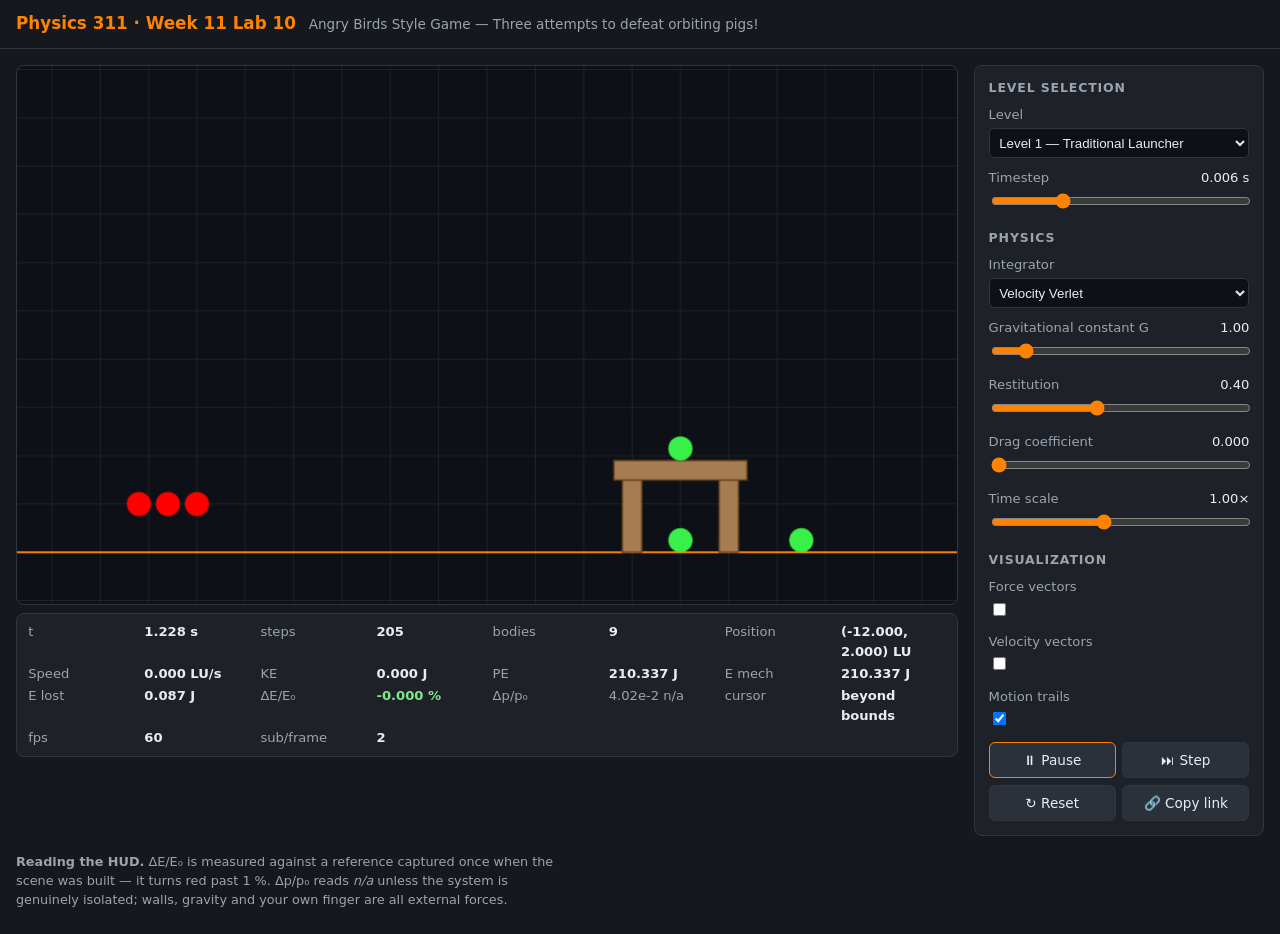
<file: project/index.html>
<!DOCTYPE html>
<html lang="en">
<head>
<meta charset="utf-8">
<meta name="viewport" content="width=device-width,initial-scale=1">
<title>Week 10 Reference — Interactive Physics Simulation</title>
<link rel="stylesheet" href="styles.css">
<link rel="icon" href="data:,">
</head>
<body>

<header>
  <h1>Physics 311 &middot; Week 11 Lab 10</h1>
  <span class="sub">Angry Birds Style Game &mdash; Three attempts to defeat orbiting pigs!</span>
</header>

<div class="layout">

  <main class="stage">
    <!-- tabindex makes the canvas focusable so keyboard users can reach it -->
    <canvas id="sim" tabindex="0" role="img"
            aria-label="Physics simulation. Use Tab to select a body and the arrow keys to drag it."></canvas>
    <div id="hud" role="status" aria-live="off"></div>
    <div id="win-message">
    YOU WIN!
  </div>
    <!-- polite live region: announces state changes without stealing focus -->
    <p id="live" class="sr-only" role="status" aria-live="polite"></p>
    
  </main>

  
<aside class="panel" aria-label="Simulation controls">

  <h2>Level Selection</h2>
  <div class="row">
    <label for="scene">Level</label>
    <select id="scene">
      <option value="traditionalLauncher" selected>Level 1 — Traditional Launcher</option>
      <option value="spaceLauncher">Level 2 — Space Launcher</option>
      <option value="conservativeLauncher">Level 3 — Conservative Launcher</option>
      <option value="conservative">Conservative Test Mode</option>
    </select>
  </div>


  <div class="row">
    <label for="dt">Timestep <output id="dt-out"></output></label>
    <input type="range" id="dt"
           min="0.001" max="0.020" step="0.001" value="0.006">
  </div>

  <h2>Physics</h2>
<div class="row">
  <label for="integrator">Integrator</label>
  <select id="integrator">
    <option value="euler">Euler</option>
    <option value="eulerCromer">Euler-Cromer</option>
    <option value="verlet">Velocity Verlet</option>
  </select>
</div>
  <div class="row">
  <label for="G">Gravitational constant G
    <output id="G-out"></output>
  </label>
  <input type="range" id="G" min="0.9" max="1.8" step="0.1" value="1">
</div>

<div class="row">
  <label for="restitution">Restitution
    <output id="restitution-out"></output>
  </label>
  <input type="range" id="restitution" min="0" max="1" step="0.01" value="0.40">
</div>

<div class="row">
  <label for="drag">Drag coefficient
    <output id="drag-out"></output>
  </label>
  <input type="range" id="drag" min="0" max="1" step="0.001" value="0">
</div>

  <div class="row">
    <label>Time scale <output id="speed-out"></output></label>
   <input
    type="range"
    id="speed"
    min="0.25"
    max="2.0"
    step="0.05"
    value="1.0"
  >
  </div>

<h2>Visualization</h2>

<div class="row">
  <label for="show-force">Force vectors</label>
  <input type="checkbox" id="show-force">
</div>

<div class="row">
  <label for="show-velocity">Velocity vectors</label>
  <input type="checkbox" id="show-velocity">
</div>

<div class="row">
  <label for="show-trails">Motion trails</label>
  <input type="checkbox" id="show-trails" checked>
</div>

  <div class="btns">
    <button id="btn-play" aria-pressed="true">&#9208; Pause</button>
    <button id="btn-step">&#9197; Step</button>
    <button id="btn-reset">&#8635; Reset</button>
    <button id="btn-link">&#128279; Copy link</button>
  </div>

</aside>

</div>


<footer>
  <strong>Reading the HUD.</strong> &Delta;E/E&#8320; is measured against a reference captured
  once when the scene was built &mdash; it turns red past 1&nbsp;%. &Delta;p/p&#8320; reads
  <em>n/a</em> unless the system is genuinely isolated; walls, gravity and your own
  finger are all external forces.
</footer>

<script type="module" src="./main.js"></script>
</body>
</html>
</file>
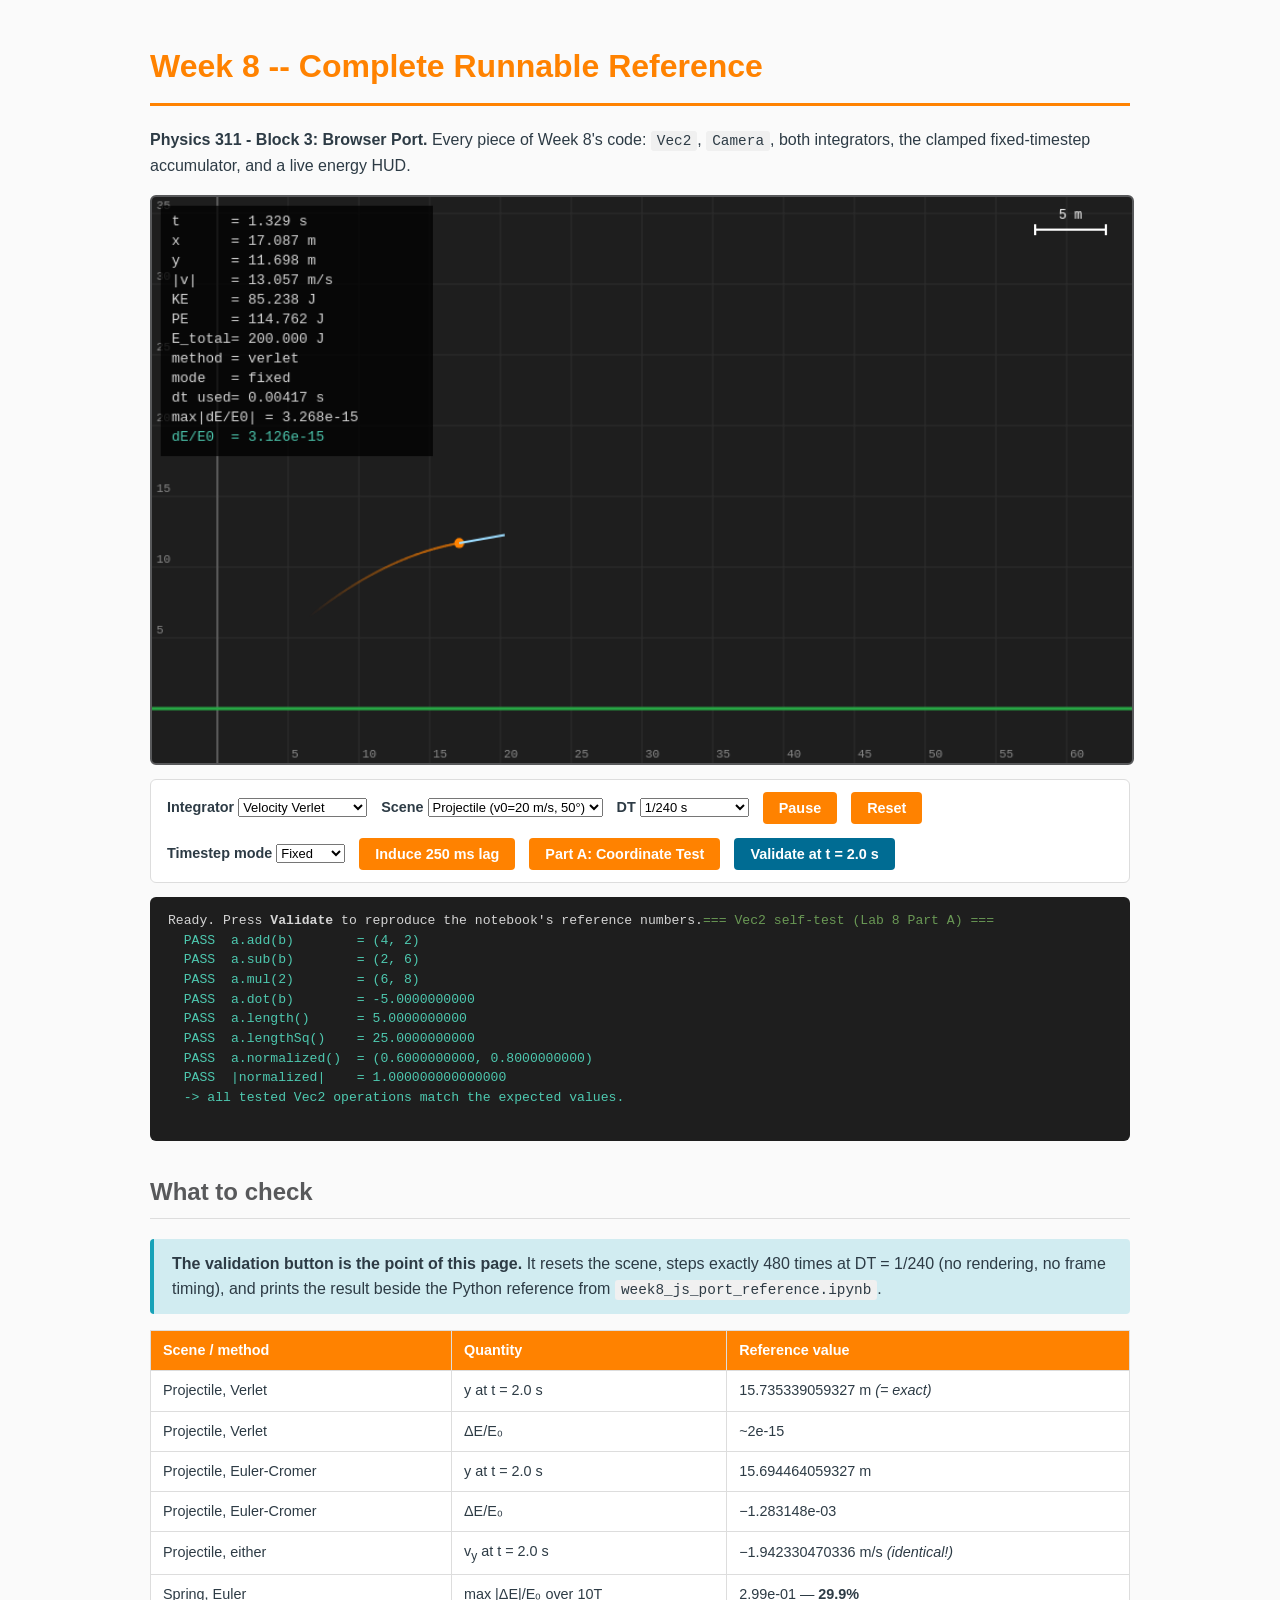
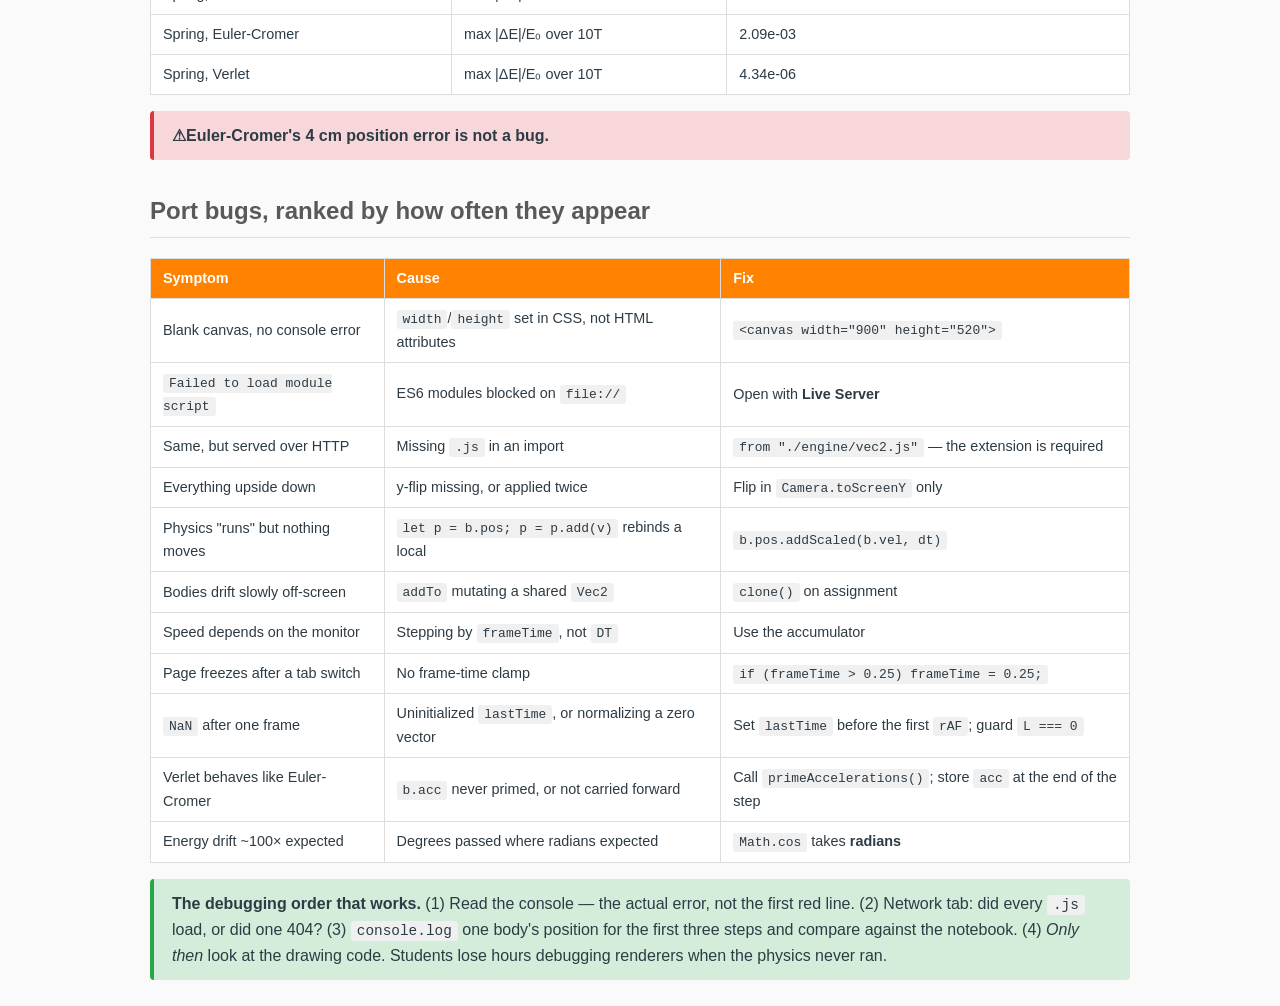
<file: labs/lab08/index.html>
<!DOCTYPE html>
<html lang="en">
<head>
  <meta charset="UTF-8">
  <meta name="viewport" content="width=device-width, initial-scale=1">
  <title>Week 8 -- Complete Canvas Reference</title>
  <link rel="stylesheet" href="style.css">
</head>
<body>

<h1>Week 8 -- Complete Runnable Reference</h1>

<p><strong>Physics 311 - Block 3: Browser Port.</strong> Every piece of Week 8's code: 
<code>Vec2</code>, <code>Camera</code>, both integrators, the clamped fixed-timestep accumulator, and a live energy HUD.</p>

<canvas id="sim" width="900" height="520"></canvas>

<div class="panel">
  <label>Integrator
    <select id="integrator">
      <option value="verlet">Velocity Verlet</option>
      <option value="euler-cromer">Euler-Cromer</option>
      <option value="euler">Euler (watch it fail)</option>
    </select>
  </label>
  <label>Scene
    <select id="scene">
      <option value="projectile">Projectile (v0=20 m/s, 50&deg;)</option>
      <option value="spring">Spring oscillator (m=k=1)</option>
    </select>
  </label>
  <label>DT
    <select id="dt">
      <option value="240">1/240 s</option>
      <option value="120">1/120 s</option>
      <option value="60">1/60 s</option>
      <option value="20">1/20 s (coarse)</option>
    </select>
  </label>
  <button id="pause">Pause</button>
  <button id="reset">Reset</button>
  <label>Timestep mode
    <select id="timestepMode">
     <option value="fixed">Fixed</option>
      <option value="variable">Variable</option>
    </select>
  </label>

  <button id="lag">Induce 250 ms lag</button>
  <button id="partA">Part A: Coordinate Test</button>
  <button class="alt" id="validate">Validate at t = 2.0 s</button>
</div>

<div id="log">Ready. Press <b>Validate</b> to reproduce the notebook's reference numbers.</div>

<h2>What to check</h2>

<div class="note">
  <strong>The validation button is the point of this page.</strong> It resets the
  scene, steps exactly 480 times at DT = 1/240 (no rendering, no frame timing), and prints
  the result beside the Python reference from <code>week8_js_port_reference.ipynb</code>.
</div>

<table>
  <thead><tr><th>Scene / method</th><th>Quantity</th><th>Reference value</th></tr></thead>
  <tbody>
    <tr><td>Projectile, Verlet</td><td>y at t = 2.0 s</td><td>15.735339059327 m <em>(= exact)</em></td></tr>
    <tr><td>Projectile, Verlet</td><td>&Delta;E/E&#8320;</td><td>~2e-15</td></tr>
    <tr><td>Projectile, Euler-Cromer</td><td>y at t = 2.0 s</td><td>15.694464059327 m</td></tr>
    <tr><td>Projectile, Euler-Cromer</td><td>&Delta;E/E&#8320;</td><td>&minus;1.283148e-03</td></tr>
    <tr><td>Projectile, either</td><td>v<sub>y</sub> at t = 2.0 s</td><td>&minus;1.942330470336 m/s <em>(identical!)</em></td></tr>
    <tr><td>Spring, Euler</td><td>max |&Delta;E|/E&#8320; over 10T</td><td>2.99e-01 &mdash; <strong>29.9%</strong></td></tr>
    <tr><td>Spring, Euler-Cromer</td><td>max |&Delta;E|/E&#8320; over 10T</td><td>2.09e-03</td></tr>
    <tr><td>Spring, Verlet</td><td>max |&Delta;E|/E&#8320; over 10T</td><td>4.34e-06</td></tr>
  </tbody>
</table>

<div class="warn">
  <strong>&#9888;Euler-Cromer's 4 cm position error is not a bug.</strong> 
</div>

<script type="module" src="main.js"></script>

<h2>Port bugs, ranked by how often they appear</h2>

<table>
  <thead><tr><th>Symptom</th><th>Cause</th><th>Fix</th></tr></thead>
  <tbody>
    <tr><td>Blank canvas, no console error</td><td><code>width</code>/<code>height</code> set in CSS, not HTML attributes</td><td><code>&lt;canvas width="900" height="520"&gt;</code></td></tr>
    <tr><td><code>Failed to load module script</code></td><td>ES6 modules blocked on <code>file://</code></td><td>Open with <strong>Live Server</strong></td></tr>
    <tr><td>Same, but served over HTTP</td><td>Missing <code>.js</code> in an import</td><td><code>from "./engine/vec2.js"</code> &mdash; the extension is required</td></tr>
    <tr><td>Everything upside down</td><td>y-flip missing, or applied twice</td><td>Flip in <code>Camera.toScreenY</code> only</td></tr>
    <tr><td>Physics "runs" but nothing moves</td><td><code>let p = b.pos; p = p.add(v)</code> rebinds a local</td><td><code>b.pos.addScaled(b.vel, dt)</code></td></tr>
    <tr><td>Bodies drift slowly off-screen</td><td><code>addTo</code> mutating a shared <code>Vec2</code></td><td><code>clone()</code> on assignment</td></tr>
    <tr><td>Speed depends on the monitor</td><td>Stepping by <code>frameTime</code>, not <code>DT</code></td><td>Use the accumulator</td></tr>
    <tr><td>Page freezes after a tab switch</td><td>No frame-time clamp</td><td><code>if (frameTime &gt; 0.25) frameTime = 0.25;</code></td></tr>
    <tr><td><code>NaN</code> after one frame</td><td>Uninitialized <code>lastTime</code>, or normalizing a zero vector</td><td>Set <code>lastTime</code> before the first <code>rAF</code>; guard <code>L === 0</code></td></tr>
    <tr><td>Verlet behaves like Euler-Cromer</td><td><code>b.acc</code> never primed, or not carried forward</td><td>Call <code>primeAccelerations()</code>; store <code>acc</code> at the end of the step</td></tr>
    <tr><td>Energy drift ~100&times; expected</td><td>Degrees passed where radians expected</td><td><code>Math.cos</code> takes <strong>radians</strong></td></tr>
  </tbody>
</table>

<div class="good">
    <strong>The debugging order that works.</strong> (1) Read the console &mdash;
  the actual error, not the first red line. (2) Network tab: did every <code>.js</code>
  load, or did one 404? (3) <code>console.log</code> one body's position for the first
  three steps and compare against the notebook. (4) <em>Only then</em> look at the drawing
  code. Students lose hours debugging renderers when the physics never ran.
</div>

</body>
</html>
</file>
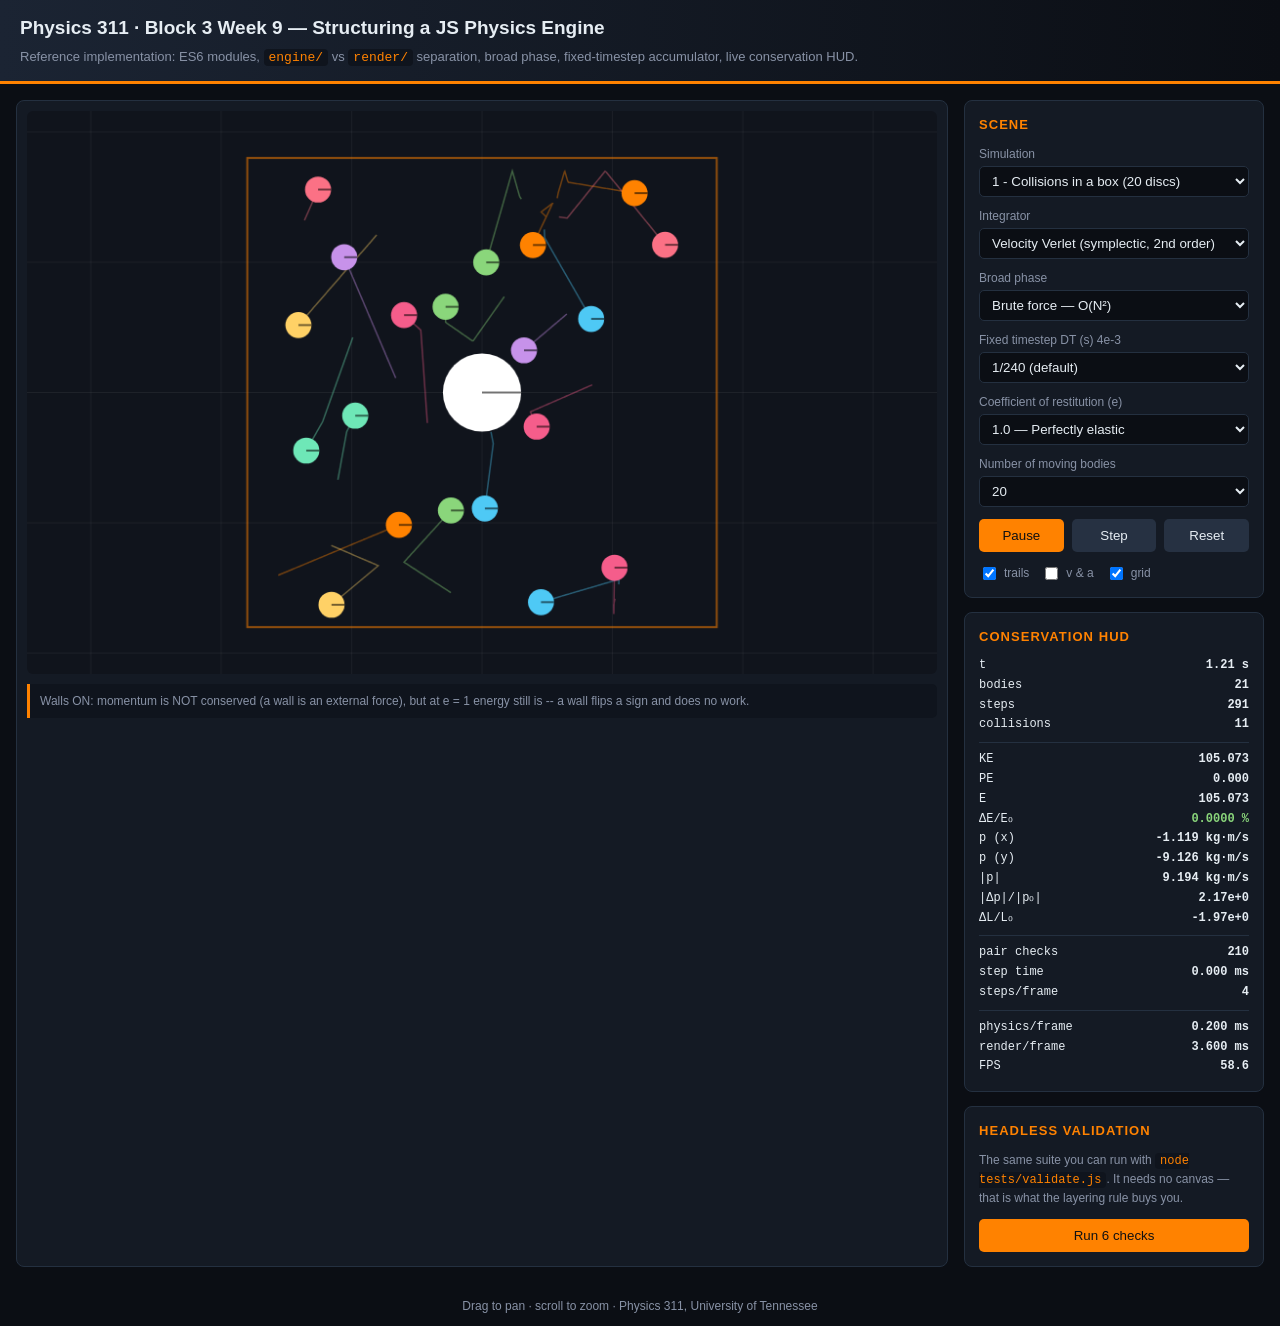
<file: labs/lab09/index.html>
<!DOCTYPE html>
<html lang="en">
<head>
<meta charset="utf-8">
<meta name="viewport" content="width=device-width,initial-scale=1">
<title>Physics 311 - Week 9 Reference Engine</title>
<link rel="stylesheet" href="styles.css">
</head>
<body>
<header>
  <h1>Physics 311 &middot; Block 3 Week 9 &mdash; Structuring a JS Physics Engine</h1>
  <p>Reference implementation: ES6 modules, <code>engine/</code> vs <code>render/</code> separation,
     broad phase, fixed-timestep accumulator, live conservation HUD.</p>
</header>

<div class="wrap">
  <div class="stage">
    <canvas id="sim"></canvas>
    <div class="note" id="note"></div>
  </div>

  <div>
    <div class="panel">
      <h2>Scene</h2>
      <label for="scene">Simulation</label>
      <select id="scene"></select>

      <label for="integrator">Integrator</label>
      <select id="integrator"></select>

      <label for="broadphase">Broad phase</label>
      <select id="broadphase">
        <option value="brute">Brute force &mdash; O(N&sup2;)</option>
        <option value="hash">Spatial hash &mdash; ~O(N)</option>
      </select>

      <label for="dt">Fixed timestep DT (s) <span id="dtLabel"></span></label>
      <select id="dt">
        <option value="0.1" selected>1e-1 (coarser)</option>
        <option value="0.01">1e-2 (coarse)</option>
        <option value="0.004166666666666667" selected>1/240 (default)</option>
        <option value="0.001">1e-3</option>
        <option value="0.0002">2e-4 (fine)</option>
      </select>
      
      <label for="e">Coefficient of restitution (e)</label>
      <select id="e">
        <option value="0.0">0.0 — Perfectly inelastic</option>
        <option value="0.2">0.2</option>
        <option value="0.5">0.5 — Partially elastic</option>
        <option value="0.8">0.8</option>
        <option value="1.0" selected>1.0 — Perfectly elastic</option>
      </select>

      <label for="bodyCount">Number of moving bodies</label>
      <select id="bodyCount">
        <option value="20" selected>20</option>
        <option value="50">50</option>
        <option value="100">100</option>
        <option value="200">200</option>
      </select>

      <div class="row">
        <button id="playpause">Pause</button>
        <button id="stepOnce" class="ghost">Step</button>
        <button id="reset" class="ghost">Reset</button>
      </div>

      <div class="checks">
        <label><input type="checkbox" id="trails" checked> trails</label>
        <label><input type="checkbox" id="vectors"> v &amp; a</label>
        <label><input type="checkbox" id="grid" checked> grid</label>
      </div>
    </div>

    <div class="panel" style="margin-top:14px">
      <h2>Conservation HUD</h2>
      <div id="hud"></div>
    </div>

    <div class="panel" style="margin-top:14px">
      <h2>Headless validation</h2>
      <p style="font-size:12px;color:#8892a6;margin:0">
        The same suite you can run with <code>node tests/validate.js</code>.
        It needs no canvas &mdash; that is what the layering rule buys you.</p>
      <div class="row"><button id="runTests">Run 6 checks</button></div>
      <pre class="tests" id="testOut"></pre>
    </div>
  </div>
</div>

<footer>Drag to pan &middot; scroll to zoom &middot; Physics 311, University of Tennessee</footer>
<script type="module" src="main.js"></script>
</body>
</html>
</file>
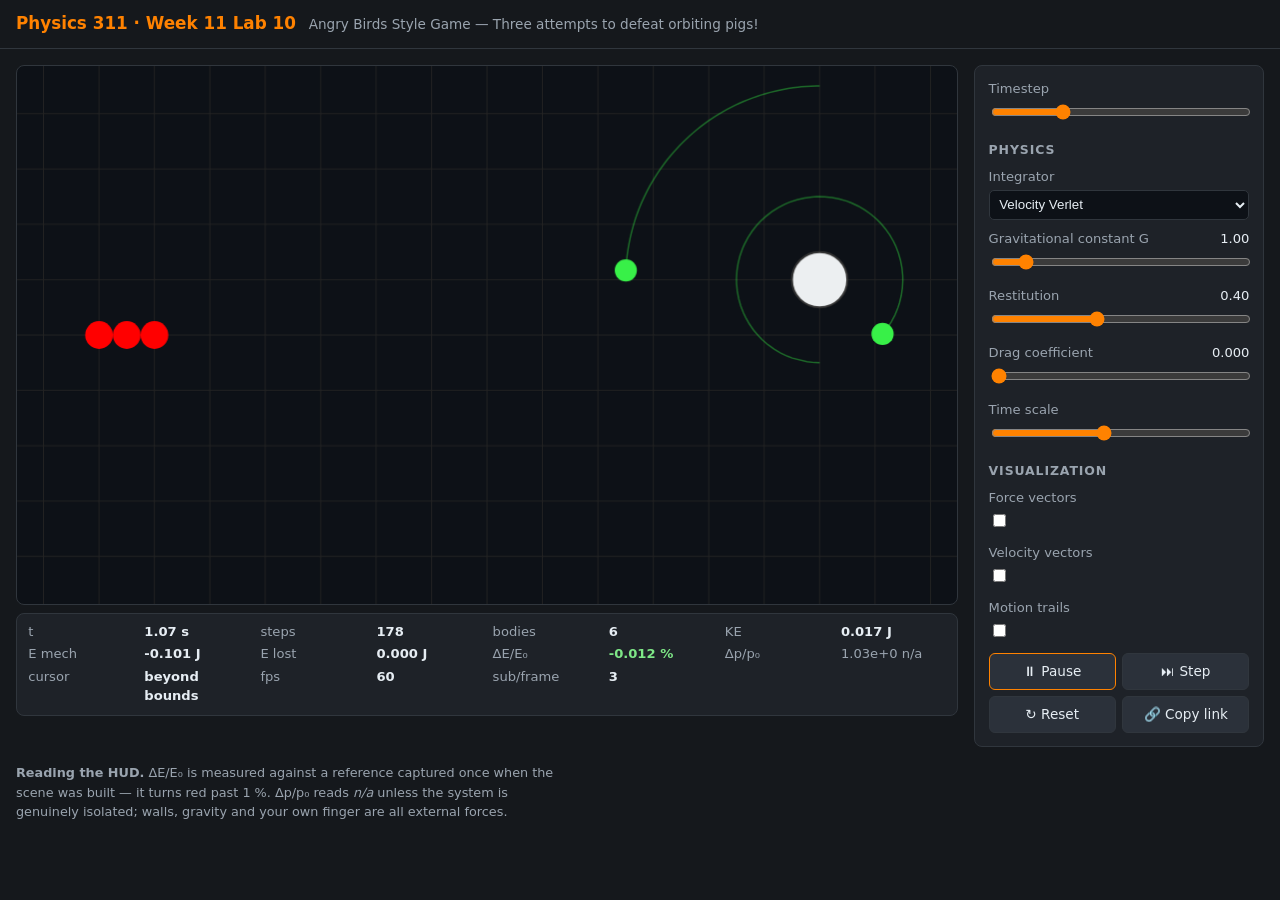
<file: labs/lab10/index.html>
<!DOCTYPE html>
<html lang="en">
<head>
<meta charset="utf-8">
<meta name="viewport" content="width=device-width,initial-scale=1">
<title>Week 10 Reference — Interactive Physics Simulation</title>
<link rel="stylesheet" href="styles.css">
</head>
<body>

<header>
  <h1>Physics 311 &middot; Week 11 Lab 10</h1>
  <span class="sub">Angry Birds Style Game &mdash; Three attempts to defeat orbiting pigs!</span>
</header>

<div class="layout">

  <main class="stage">
    <!-- tabindex makes the canvas focusable so keyboard users can reach it -->
    <canvas id="sim" tabindex="0" role="img"
            aria-label="Physics simulation. Use Tab to select a body and the arrow keys to drag it."></canvas>
    <div id="hud" role="status" aria-live="off"></div>
    <div id="win-message">
    YOU WIN!
  </div>
    <!-- polite live region: announces state changes without stealing focus -->
    <p id="live" class="sr-only" role="status" aria-live="polite"></p>
    
  </main>

  
<aside class="panel" aria-label="Simulation controls">

  <div class="row">
    <label for="dt">Timestep <output id="dt-out"></output></label>
    <input type="range" id="dt"
           min="0.001" max="0.020" step="0.001" value="0.006">
  </div>

  <h2>Physics</h2>
<div class="row">
  <label for="integrator">Integrator</label>
  <select id="integrator">
    <option value="euler">Euler</option>
    <option value="eulerCromer">Euler-Cromer</option>
    <option value="verlet">Velocity Verlet</option>
  </select>
</div>
  <div class="row">
  <label for="G">Gravitational constant G
    <output id="G-out"></output>
  </label>
  <input type="range" id="G" min="0.9" max="1.8" step="0.1" value="1">
</div>

<div class="row">
  <label for="restitution">Restitution
    <output id="restitution-out"></output>
  </label>
  <input type="range" id="restitution" min="0" max="1" step="0.01" value="0.40">
</div>

<div class="row">
  <label for="drag">Drag coefficient
    <output id="drag-out"></output>
  </label>
  <input type="range" id="drag" min="0" max="1" step="0.001" value="0">
</div>

  <div class="row">
    <label>Time scale <output id="speed-out"></output></label>
   <input
    type="range"
    id="speed"
    min="0.25"
    max="2.0"
    step="0.05"
    value="1.0"
  >
  </div>

<h2>Visualization</h2>

<div class="row">
  <label for="show-force">Force vectors</label>
  <input type="checkbox" id="show-force">
</div>

<div class="row">
  <label for="show-velocity">Velocity vectors</label>
  <input type="checkbox" id="show-velocity">
</div>

<div class="row">
  <label for="show-trails">Motion trails</label>
  <input type="checkbox" id="show-trails" checked>
</div>

  <div class="btns">
    <button id="btn-play" aria-pressed="true">&#9208; Pause</button>
    <button id="btn-step">&#9197; Step</button>
    <button id="btn-reset">&#8635; Reset</button>
    <button id="btn-link">&#128279; Copy link</button>
  </div>

</aside>

</div>


<footer>
  <strong>Reading the HUD.</strong> &Delta;E/E&#8320; is measured against a reference captured
  once when the scene was built &mdash; it turns red past 1&nbsp;%. &Delta;p/p&#8320; reads
  <em>n/a</em> unless the system is genuinely isolated; walls, gravity and your own
  finger are all external forces.
</footer>

<script type="module" src="./main.js"></script>
</body>
</html>
</file>
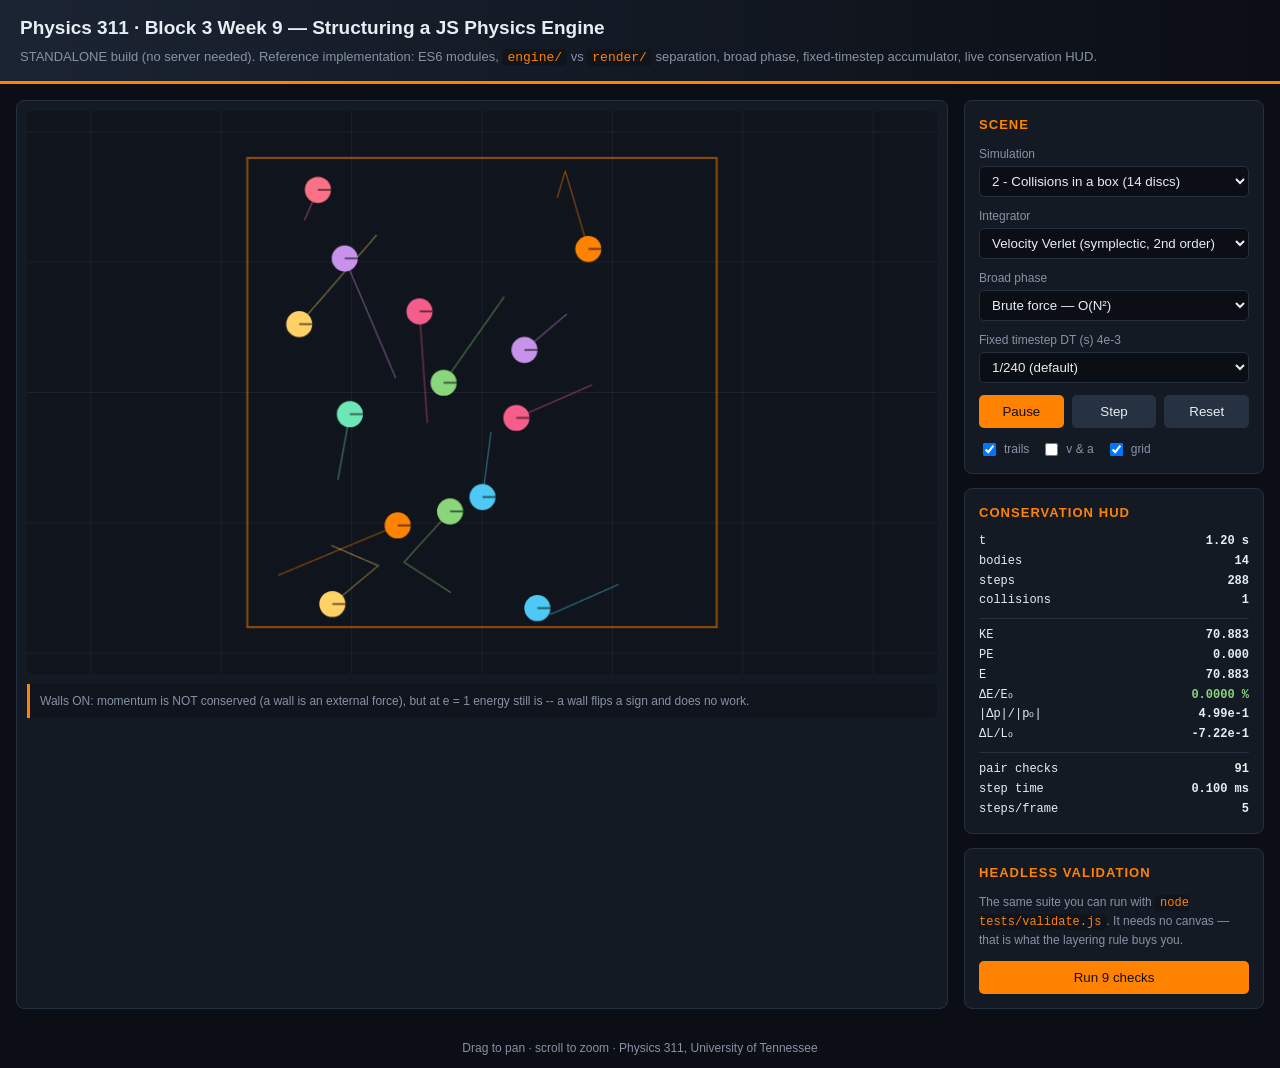
<file: labs/lab09/standalone.html>
<!DOCTYPE html>
<html lang="en">
<head>
<meta charset="utf-8">
<meta name="viewport" content="width=device-width,initial-scale=1">
<title>Physics 311 - Week 9 Reference Engine (standalone)</title>
<style>
:root{--ut:#ff8200;--bg:#0b0e14;--panel:#141a24;--line:#243040;--tx:#e6edf3;--mut:#8892a6}
*{box-sizing:border-box}
body{margin:0;background:var(--bg);color:var(--tx);
  font:15px/1.5 -apple-system,BlinkMacSystemFont,"Segoe UI",Roboto,sans-serif}
header{background:linear-gradient(90deg,#1b2433,#0b0e14);
  border-bottom:3px solid var(--ut);padding:14px 20px}
header h1{margin:0;font-size:19px}
header p{margin:4px 0 0;color:var(--mut);font-size:13px}
.wrap{display:grid;grid-template-columns:1fr 300px;gap:16px;padding:16px;
  max-width:1280px;margin:0 auto}
@media(max-width:900px){.wrap{grid-template-columns:1fr}}
.stage{background:var(--panel);border:1px solid var(--line);border-radius:8px;padding:10px}
canvas{width:100%;display:block;border-radius:6px;cursor:grab;touch-action:none}
canvas:active{cursor:grabbing}
.panel{background:var(--panel);border:1px solid var(--line);border-radius:8px;padding:14px}
.panel h2{margin:0 0 10px;font-size:13px;letter-spacing:.08em;text-transform:uppercase;color:var(--ut)}
label{display:block;font-size:12px;color:var(--mut);margin:10px 0 3px}
select,input[type=number]{width:100%;background:#0b0e14;color:var(--tx);
  border:1px solid var(--line);border-radius:5px;padding:6px 8px;font:13px inherit}
.row{display:flex;gap:8px;margin-top:12px}
button{flex:1;background:var(--ut);color:#111;border:0;border-radius:5px;
  padding:9px 10px;font:600 13px inherit;cursor:pointer}
button.ghost{background:#263142;color:var(--tx)}
button:hover{filter:brightness(1.1)}
.checks{display:flex;flex-wrap:wrap;gap:12px;margin-top:12px;font-size:12px;color:var(--mut)}
.checks label{display:flex;align-items:center;gap:5px;margin:0}
#hud{margin-top:6px;font:12px/1.65 ui-monospace,SFMono-Regular,Consolas,monospace}
.hud-row{display:flex;justify-content:space-between}
.hud-row b{font-weight:600}
.hud-row.good b{color:#8ad67b}.hud-row.warn b{color:#ffd166}.hud-row.bad b{color:#ff5d5d}
#hud hr{border:0;border-top:1px solid var(--line);margin:7px 0}
.note{margin-top:10px;font-size:12px;color:var(--mut);border-left:3px solid var(--ut);
  padding:8px 10px;background:#0f141d;border-radius:0 5px 5px 0}
.tests{display:none;white-space:pre;overflow:auto;max-height:340px;margin-top:12px;
  background:#06080c;border:1px solid var(--line);border-radius:6px;padding:10px;
  font:11px/1.45 ui-monospace,Consolas,monospace}
.tests.good{border-color:#2f6b3a}.tests.bad{border-color:#7a2b2b}
footer{color:var(--mut);font-size:12px;text-align:center;padding:14px}
code{background:#0f141d;padding:1px 5px;border-radius:4px;color:var(--ut)}

</style>
</head>
<body>
<header>
  <h1>Physics 311 &middot; Block 3 Week 9 &mdash; Structuring a JS Physics Engine</h1>
  <p>STANDALONE build (no server needed). Reference implementation: ES6 modules, <code>engine/</code> vs <code>render/</code> separation,
     broad phase, fixed-timestep accumulator, live conservation HUD.</p>
</header>

<div class="wrap">
  <div class="stage">
    <canvas id="sim"></canvas>
    <div class="note" id="note"></div>
  </div>

  <div>
    <div class="panel">
      <h2>Scene</h2>
      <label for="scene">Simulation</label>
      <select id="scene"></select>

      <label for="integrator">Integrator</label>
      <select id="integrator"></select>

      <label for="broadphase">Broad phase</label>
      <select id="broadphase">
        <option value="brute">Brute force &mdash; O(N&sup2;)</option>
        <option value="hash">Spatial hash &mdash; ~O(N)</option>
      </select>

      <label for="dt">Fixed timestep DT (s) <span id="dtLabel"></span></label>
      <select id="dt">
        <option value="0.01">1e-2 (coarse)</option>
        <option value="0.004166666666666667" selected>1/240 (default)</option>
        <option value="0.001">1e-3</option>
        <option value="0.0002">2e-4 (fine)</option>
      </select>

      <div class="row">
        <button id="playpause">Pause</button>
        <button id="stepOnce" class="ghost">Step</button>
        <button id="reset" class="ghost">Reset</button>
      </div>

      <div class="checks">
        <label><input type="checkbox" id="trails" checked> trails</label>
        <label><input type="checkbox" id="vectors"> v &amp; a</label>
        <label><input type="checkbox" id="grid" checked> grid</label>
      </div>
    </div>

    <div class="panel" style="margin-top:14px">
      <h2>Conservation HUD</h2>
      <div id="hud"></div>
    </div>

    <div class="panel" style="margin-top:14px">
      <h2>Headless validation</h2>
      <p style="font-size:12px;color:#8892a6;margin:0">
        The same suite you can run with <code>node tests/validate.js</code>.
        It needs no canvas &mdash; that is what the layering rule buys you.</p>
      <div class="row"><button id="runTests">Run 9 checks</button></div>
      <pre class="tests" id="testOut"></pre>
    </div>
  </div>
</div>

<footer>Drag to pan &middot; scroll to zoom &middot; Physics 311, University of Tennessee</footer>
<script>
/* ===== engine/Vec2.js ===== */
// engine/Vec2.js -- 2D vector. Pure math: no DOM, no canvas, no window.
//
// DESIGN RULE: every method that returns a Vec2 returns a NEW Vec2.
// The only mutating methods are addInPlace / scaleInPlace, and they are
// named loudly so you can see aliasing bugs when you read the code.

class Vec2 {
  constructor(x = 0, y = 0) { this.x = x; this.y = y; }

  clone()        { return new Vec2(this.x, this.y); }
  add(v)         { return new Vec2(this.x + v.x, this.y + v.y); }
  sub(v)         { return new Vec2(this.x - v.x, this.y - v.y); }
  scale(s)       { return new Vec2(this.x * s, this.y * s); }
  neg()          { return new Vec2(-this.x, -this.y); }
  dot(v)         { return this.x * v.x + this.y * v.y; }
  cross(v)       { return this.x * v.y - this.y * v.x; }   // z-component
  len()          { return Math.hypot(this.x, this.y); }
  len2()         { return this.x * this.x + this.y * this.y; }
  perp()         { return new Vec2(-this.y, this.x); }

  normalized() {
    const L = this.len();
    return L === 0 ? new Vec2(0, 0) : new Vec2(this.x / L, this.y / L);
  }

  // Mutating -- use only in hot loops where you own the object.
  addInPlace(v)   { this.x += v.x; this.y += v.y; return this; }
  scaleInPlace(s) { this.x *= s;   this.y *= s;   return this; }
  set(x, y)       { this.x = x;    this.y = y;    return this; }
  zero()          { this.x = 0;    this.y = 0;    return this; }

  toString() { return `(${this.x.toFixed(6)}, ${this.y.toFixed(6)})`; }
}

const vec = (x, y) => new Vec2(x, y);

/* ===== engine/Body.js ===== */
// engine/Body.js -- state of one rigid disc. No rendering data except `color`,
// which is tolerated because it is inert and never read by the engine.


class Body {
  constructor({
    pos = vec(0, 0),
    vel = vec(0, 0),
    mass = 1,
    radius = 0.25,
    theta = 0,            // orientation (rad)
    omega = 0,            // angular velocity (rad/s)
    inertiaCoeff = 0.5,   // I = coeff * m * r^2   (0.5 = uniform disc)
    restitution = 0.9,
    fixed = false,        // immovable (infinite mass)
    color = '#ff8200',
    name = ''
  } = {}) {
    this.pos = pos.clone();
    this.vel = vel.clone();
    this.acc = vec(0, 0);
    this.force = vec(0, 0);     // accumulator, cleared every step
    this.mass = mass;
    this.radius = radius;
    this.theta = theta;
    this.omega = omega;
    this.inertiaCoeff = inertiaCoeff;
    this.restitution = restitution;
    this.fixed = fixed;
    this.color = color;
    this.name = name;
  }

  get invMass() { return this.fixed ? 0 : 1 / this.mass; }
  get I()       { return this.inertiaCoeff * this.mass * this.radius ** 2; }
  get invI()    { return this.fixed ? 0 : 1 / this.I; }

  kinetic()    { return 0.5 * this.mass * this.vel.len2(); }
  rotational() { return 0.5 * this.I * this.omega ** 2; }
  momentum()   { return this.vel.scale(this.mass); }

  clearForces() { this.force.zero(); }
  applyForce(F) { this.force.addInPlace(F); }
}

/* ===== engine/Forces.js ===== */
// engine/Forces.js -- every force is an object with
//     apply(bodies, t)            -> adds to body.force
//     potential(bodies)  [opt]    -> potential energy, for the conservation HUD
//
// RULE: internal forces must be applied as an equal-and-opposite PAIR.
// If you write `a.applyForce(F)` you must write `b.applyForce(F.neg())`
// on the very next line. That is what makes momentum conservation a
// structural guarantee instead of something World has to police.


class UniformGravity {
  constructor(g = 9.81, groundY = 0) { this.g = g; this.groundY = groundY; }
  apply(bodies) {
    for (const b of bodies) {
      if (b.fixed) continue;
      b.applyForce(vec(0, -b.mass * this.g));
    }
  }
  potential(bodies) {
    let U = 0;
    for (const b of bodies) if (!b.fixed) U += b.mass * this.g * (b.pos.y - this.groundY);
    return U;
  }
}

class NewtonGravity {
  // Pairwise 1/r^2 attraction. softening avoids the r->0 singularity.
  constructor(G = 1, softening = 0) { this.G = G; this.softening = softening; }
  apply(bodies) {
    const e2 = this.softening ** 2;
    for (let i = 0; i < bodies.length; i++) {
      for (let j = i + 1; j < bodies.length; j++) {
        const a = bodies[i], b = bodies[j];
        const d = b.pos.sub(a.pos);
        const r2 = d.len2() + e2;
        const r = Math.sqrt(r2);
        if (r === 0) continue;
        const F = d.scale(this.G * a.mass * b.mass / (r2 * r));
        a.applyForce(F);          // equal ...
        b.applyForce(F.neg());    // ... and opposite
      }
    }
  }
  potential(bodies) {
    const e2 = this.softening ** 2;
    let U = 0;
    for (let i = 0; i < bodies.length; i++)
      for (let j = i + 1; j < bodies.length; j++) {
        const r = Math.sqrt(bodies[j].pos.sub(bodies[i].pos).len2() + e2);
        if (r > 0) U -= this.G * bodies[i].mass * bodies[j].mass / r;
      }
    return U;
  }
}

class Spring {
  // Hookean spring between two bodies (damping c is dissipative: no potential).
  constructor(a, b, k, restLength, c = 0) {
    this.a = a; this.b = b; this.k = k; this.restLength = restLength; this.c = c;
  }
  apply() {
    const d = this.b.pos.sub(this.a.pos);
    const L = d.len();
    if (L === 0) return;
    const n = d.scale(1 / L);
    const stretch = L - this.restLength;
    const vRel = this.b.vel.sub(this.a.vel).dot(n);
    const mag = this.k * stretch + this.c * vRel;
    const F = n.scale(mag);
    this.a.applyForce(F);
    this.b.applyForce(F.neg());
  }
  potential() {
    const L = this.b.pos.sub(this.a.pos).len();
    return 0.5 * this.k * (L - this.restLength) ** 2;
  }
}

class QuadraticDrag {
  // F = -(1/2) rho Cd A |v| v, rolled into one coefficient b: F = -b|v|v
  constructor(b = 0.01) { this.b = b; }
  apply(bodies) {
    for (const body of bodies) {
      if (body.fixed) continue;
      const s = body.vel.len();
      if (s === 0) continue;
      body.applyForce(body.vel.scale(-this.b * s));
    }
  }
  // dissipative: no potential energy. Energy leaves the system on purpose.
}

class PointAttractor {
  // Fixed centre of attraction -- useful for single-body orbit tests.
  constructor(center = vec(0, 0), mu = 1, softening = 1e-6) {
    this.center = center.clone(); this.mu = mu; this.softening = softening;
  }
  apply(bodies) {
    for (const b of bodies) {
      if (b.fixed) continue;
      const d = this.center.sub(b.pos);
      const r2 = d.len2() + this.softening ** 2;
      const r = Math.sqrt(r2);
      b.applyForce(d.scale(this.mu * b.mass / (r2 * r)));
    }
  }
  potential(bodies) {
    let U = 0;
    for (const b of bodies) if (!b.fixed) {
      const r = Math.sqrt(this.center.sub(b.pos).len2() + this.softening ** 2);
      U -= this.mu * b.mass / r;
    }
    return U;
  }
}

/* ===== engine/Integrators.js ===== */
// engine/Integrators.js -- swappable time-steppers.
// Each exposes step(world, dt). They differ ONLY in the order of updates.
//
// See Week 2 section 5.5: on a projectile (constant force) Euler and
// Euler-Cromer are equally accurate -- the position error is +/- (1/2) g t dt.
// Use the spring or the orbit scene to see them actually separate.

class Euler {
  static label = 'Euler (explicit)';
  step(world, dt) {
    world.computeAccelerations();
    for (const b of world.bodies) {
      if (b.fixed) continue;
      b.pos.addInPlace(b.vel.scale(dt));       // uses OLD velocity
      b.vel.addInPlace(b.acc.scale(dt));
      b.theta += b.omega * dt;
    }
  }
}

class EulerCromer {
  static label = 'Euler-Cromer (symplectic)';
  step(world, dt) {
    world.computeAccelerations();
    for (const b of world.bodies) {
      if (b.fixed) continue;
      b.vel.addInPlace(b.acc.scale(dt));       // velocity FIRST
      b.pos.addInPlace(b.vel.scale(dt));       // then NEW velocity
      b.theta += b.omega * dt;
    }
  }
}

class VelocityVerlet {
  static label = 'Velocity Verlet (symplectic, 2nd order)';
  step(world, dt) {
    world.computeAccelerations();                       // a(t)
    for (const b of world.bodies) {
      if (b.fixed) continue;
      b.pos.addInPlace(b.vel.scale(dt).add(b.acc.scale(0.5 * dt * dt)));
      b.halfVel = b.vel.add(b.acc.scale(0.5 * dt));     // stash v(t+dt/2)
      b.theta += b.omega * dt;
    }
    world.computeAccelerations();                       // a(t+dt)
    for (const b of world.bodies) {
      if (b.fixed) continue;
      b.vel = b.halfVel.add(b.acc.scale(0.5 * dt));
    }
  }
}

const INTEGRATORS = { Euler, EulerCromer, VelocityVerlet };

/* ===== engine/Collision.js ===== */
// engine/Collision.js -- broad phase + narrow phase + impulse response.
//
// Broad phase answers "which pairs COULD be touching?" cheaply.
// Narrow phase answers "are they actually touching?" exactly.
// Separating those two questions is the whole reason 300 bodies is tractable.


/* ---------------------------------------------------------- broad phase */

function bruteForcePairs(bodies, stats) {
  const pairs = [];
  for (let i = 0; i < bodies.length; i++)
    for (let j = i + 1; j < bodies.length; j++) {
      if (stats) stats.checks++;
      pairs.push([bodies[i], bodies[j]]);
    }
  return pairs;
}

class SpatialHash {
  // Uniform grid. cellSize should be >= 2 * largest radius.
  constructor(cellSize = 1) { this.cellSize = cellSize; this.map = new Map(); }

  _key(ix, iy) { return ix + ',' + iy; }

  build(bodies) {
    this.map.clear();
    const s = this.cellSize;
    for (const b of bodies) {
      const ix = Math.floor(b.pos.x / s), iy = Math.floor(b.pos.y / s);
      const k = this._key(ix, iy);
      let cell = this.map.get(k);
      if (!cell) { cell = []; this.map.set(k, cell); }
      cell.push(b);
      b._cx = ix; b._cy = iy;
    }
  }

  // Each body is tested against its own cell and 4 of the 8 neighbours,
  // so every pair is produced exactly once.
  pairs(bodies, stats) {
    this.build(bodies);
    const out = [];
    const seenOffsets = [[0, 0], [1, 0], [1, 1], [0, 1], [-1, 1]];
    for (const b of bodies) {
      for (const [dx, dy] of seenOffsets) {
        const cell = this.map.get(this._key(b._cx + dx, b._cy + dy));
        if (!cell) continue;
        for (const other of cell) {
          if (dx === 0 && dy === 0 && other === b) continue;
          // within the same cell, keep each unordered pair once
          if (dx === 0 && dy === 0 && cell.indexOf(other) < cell.indexOf(b)) continue;
          if (stats) stats.checks++;
          out.push([b, other]);
        }
      }
    }
    return out;
  }
}

/* --------------------------------------------------------- narrow phase */

function overlapping(a, b) {
  const d = b.pos.sub(a.pos);
  const R = a.radius + b.radius;
  return d.len2() < R * R;
}

/* -------------------------------------------------------------- response */

// Impulse-based resolution of a disc-disc contact.
// Returns true if an impulse was actually applied.
function resolveContact(a, b, restitution = null) {
  const d = b.pos.sub(a.pos);
  const dist = d.len();
  const R = a.radius + b.radius;
  if (dist === 0 || dist >= R) return false;

  const n = d.scale(1 / dist);                 // unit normal, a -> b
  const vRel = b.vel.sub(a.vel);
  const vn = vRel.dot(n);                      // closing speed along n

  // GUARD: if they are already separating, do nothing. Without this line
  // an overlapping-but-separating pair gets re-resolved every frame and
  // pumps energy into the simulation (the "sticky pair" bug).
  if (vn > 0) { positionalCorrection(a, b, n, R - dist); return false; }

  const e = restitution !== null ? restitution
                                 : Math.min(a.restitution, b.restitution);
  const invSum = a.invMass + b.invMass;
  if (invSum === 0) return false;

  const jImp = -(1 + e) * vn / invSum;         // scalar impulse
  const J = n.scale(jImp);
  if (!a.fixed) a.vel.addInPlace(J.scale(-a.invMass));
  if (!b.fixed) b.vel.addInPlace(J.scale( b.invMass));

  positionalCorrection(a, b, n, R - dist);
  return true;
}

// Push the pair apart so they stop overlapping. Split by INVERSE MASS so
// the correction adds no net momentum (a heavy body barely moves).
function positionalCorrection(a, b, n, depth, percent = 0.8, slop = 1e-4) {
  const invSum = a.invMass + b.invMass;
  if (invSum === 0) return;
  const mag = Math.max(depth - slop, 0) / invSum * percent;
  const corr = n.scale(mag);
  if (!a.fixed) a.pos.addInPlace(corr.scale(-a.invMass));
  if (!b.fixed) b.pos.addInPlace(corr.scale( b.invMass));
}

/* ------------------------------------------------------------- boundaries */

// Axis-aligned box. NOTE: walls are an EXTERNAL force -- momentum is NOT
// conserved while they are on. Energy still is, at e = 1, because a wall
// only flips a velocity component and does no work.
class BoxBounds {
  constructor(xmin, ymin, xmax, ymax, restitution = 1.0) {
    Object.assign(this, { xmin, ymin, xmax, ymax, restitution });
    this.enabled = true;
    this.hits = 0;
  }
  apply(bodies) {
    if (!this.enabled) return;
    const e = this.restitution;
    for (const b of bodies) {
      if (b.fixed) continue;
      const r = b.radius;
      if (b.pos.x - r < this.xmin) { b.pos.x = this.xmin + r; b.vel.x = Math.abs(b.vel.x) * e; this.hits++; }
      if (b.pos.x + r > this.xmax) { b.pos.x = this.xmax - r; b.vel.x = -Math.abs(b.vel.x) * e; this.hits++; }
      if (b.pos.y - r < this.ymin) { b.pos.y = this.ymin + r; b.vel.y = Math.abs(b.vel.y) * e; this.hits++; }
      if (b.pos.y + r > this.ymax) { b.pos.y = this.ymax - r; b.vel.y = -Math.abs(b.vel.y) * e; this.hits++; }
    }
  }
}

/* ===== engine/World.js ===== */
// engine/World.js -- owns bodies, forces, boundaries, integrator, diagnostics.
//
// THE LAYERING RULE (Week 9): nothing in engine/ may mention
//   ctx, canvas, document, window, requestAnimationFrame, or a colour.
// If this file stays clean, the same code runs in Node for your convergence
// study, in a Web Worker, and in the browser. Break the rule and the
// headless validation in tests/ becomes impossible to write.


class World {
  constructor({ integrator = new EulerCromer(), broadPhase = 'brute' } = {}) {
    this.bodies = [];
    this.forces = [];
    this.bounds = null;
    this.integrator = integrator;
    this.t = 0;
    this.steps = 0;
    this.collisionCount = 0;
    this.broadPhase = broadPhase;         // 'brute' | 'hash'
    this.hash = new SpatialHash(1);
    this.stats = { checks: 0, pairs: 0, lastStepMs: 0 };
    this._baseline = null;
  }

  add(...bodies)      { this.bodies.push(...bodies); return this; }
  addForce(...forces) { this.forces.push(...forces); return this; }

  /* -------------------------------------------------- force accumulation */

  computeAccelerations() {
    for (const b of this.bodies) b.clearForces();
    for (const f of this.forces) f.apply(this.bodies, this.t);
    for (const b of this.bodies) {
      b.acc = b.fixed ? vec(0, 0) : b.force.scale(b.invMass);
    }
  }

  /* -------------------------------------------------------------- stepping */

  step(dt) {
    const t0 = (typeof performance !== 'undefined') ? performance.now() : Date.now();

    this.integrator.step(this, dt);          // 1. move
    if (this.bounds) this.bounds.apply(this.bodies);   // 2. boundaries
    this.resolveCollisions();                 // 3. contacts

    this.t += dt;
    this.steps++;
    const t1 = (typeof performance !== 'undefined') ? performance.now() : Date.now();
    this.stats.lastStepMs = t1 - t0;
  }

  resolveCollisions() {
    if (this.bodies.length < 2) return;
    this.stats.checks = 0;
    let pairs;
    if (this.broadPhase === 'hash') {
      let maxR = 0;
      for (const b of this.bodies) maxR = Math.max(maxR, b.radius);
      this.hash.cellSize = Math.max(2 * maxR, 1e-6);
      pairs = this.hash.pairs(this.bodies, this.stats);
    } else {
      pairs = bruteForcePairs(this.bodies, this.stats);
    }
    this.stats.pairs = pairs.length;
    for (const [a, b] of pairs) {
      if (resolveContact(a, b)) this.collisionCount++;
    }
  }

  /* ----------------------------------------------------------- diagnostics */

  kineticEnergy() {
    let K = 0;
    for (const b of this.bodies) K += b.kinetic() + b.rotational();
    return K;
  }

  potentialEnergy() {
    let U = 0;
    for (const f of this.forces) if (f.potential) U += f.potential(this.bodies);
    return U;
  }

  totalEnergy() { return this.kineticEnergy() + this.potentialEnergy(); }

  momentum() {
    const p = vec(0, 0);
    for (const b of this.bodies) if (!b.fixed) p.addInPlace(b.momentum());
    return p;
  }

  angularMomentum(about = vec(0, 0)) {
    let L = 0;
    for (const b of this.bodies) {
      if (b.fixed) continue;
      L += b.mass * b.pos.sub(about).cross(b.vel) + b.I * b.omega;
    }
    return L;
  }

  centerOfMass() {
    let M = 0; const c = vec(0, 0);
    for (const b of this.bodies) {
      if (b.fixed) continue;
      M += b.mass; c.addInPlace(b.pos.scale(b.mass));
    }
    return M === 0 ? c : c.scale(1 / M);
  }

  // Capture the initial invariants ONCE. The conservation HUD compares
  // against THIS, never against a value recomputed inside the frame
  // callback -- an instrument measured against itself always reads 0.000%.
  captureBaseline() {
    this._baseline = {
      E: this.totalEnergy(),
      p: this.momentum(),
      L: this.angularMomentum(),
      t: this.t
    };
    return this._baseline;
  }

  get baseline() {
    if (!this._baseline) this.captureBaseline();
    return this._baseline;
  }

  drift() {
    const b = this.baseline;
    const E = this.totalEnergy();
    const p = this.momentum();
    const L = this.angularMomentum();
    const rel = (now, then) => (Math.abs(then) < 1e-12 ? Math.abs(now - then)
                                                       : (now - then) / Math.abs(then));
    const p0mag = b.p.len();
    return {
      E, p, L,
      dE: rel(E, b.E),
      dL: rel(L, b.L),
      dp: p0mag < 1e-12 ? p.sub(b.p).len() : p.sub(b.p).len() / p0mag
    };
  }
}

/* ===== engine/Accumulator.js ===== */
// engine/Accumulator.js -- fixed physics timestep, variable render rate.
//
// Never integrate with the wall-clock frame time: a 144 Hz monitor would
// get different physics from a 60 Hz one, and a stalled tab would get a
// single catastrophic step. Consume real time in fixed DT chunks instead.

class Accumulator {
  constructor(DT = 1 / 240, maxFrame = 0.25) {
    this.DT = DT;            // fixed physics step (s)
    this.maxFrame = maxFrame;// clamp: refuse to simulate more than this per frame
    this.acc = 0;
    this.lastMs = null;
    this.stepsLastFrame = 0;
    this.clamped = false;
  }

  reset() { this.acc = 0; this.lastMs = null; }

  // cb(DT) is called 0..N times. Returns alpha in [0,1) for render
  // interpolation between the last two physics states.
  advance(nowMs, cb) {
    if (this.lastMs === null) { this.lastMs = nowMs; return 0; }
    let frame = (nowMs - this.lastMs) / 1000;   // ms -> SECONDS
    this.lastMs = nowMs;

    this.clamped = frame > this.maxFrame;
    if (this.clamped) frame = this.maxFrame;    // avoid the spiral of death

    this.acc += frame;
    let n = 0;
    while (this.acc >= this.DT) { cb(this.DT); this.acc -= this.DT; n++; }
    this.stepsLastFrame = n;
    return this.acc / this.DT;                  // leftover fraction
  }
}

/* ===== render/Camera.js ===== */
// render/Camera.js -- the ONLY place the y-flip lives.
//
// World coords: y up, metres, origin wherever the scene wants it.
// Screen coords: y DOWN, pixels, origin at the canvas top-left.
// Every sign confusion in a canvas physics project comes from doing this
// conversion in more than one place. Do it here, once.

class Camera {
  constructor(canvas, { center = { x: 0, y: 0 }, scale = 40 } = {}) {
    this.canvas = canvas;
    this.center = { ...center };   // world point shown at canvas centre
    this.scale = scale;            // pixels per metre
  }

  worldToScreen(p) {
    return {
      x: this.canvas.width  / 2 + (p.x - this.center.x) * this.scale,
      y: this.canvas.height / 2 - (p.y - this.center.y) * this.scale   // flip
    };
  }

  screenToWorld(s) {
    return {
      x: this.center.x + (s.x - this.canvas.width  / 2) / this.scale,
      y: this.center.y - (s.y - this.canvas.height / 2) / this.scale    // flip
    };
  }

  lengthToScreen(L) { return L * this.scale; }

  fit(xmin, ymin, xmax, ymax, pad = 1.08) {
    const w = (xmax - xmin) * pad, h = (ymax - ymin) * pad;
    this.scale = Math.min(this.canvas.width / w, this.canvas.height / h);
    this.center = { x: (xmin + xmax) / 2, y: (ymin + ymax) / 2 };
  }
}

/* ===== render/Renderer.js ===== */
// render/Renderer.js -- draws a World. Reads the world; never changes it.
// If you ever feel the urge to write `body.vel.x = ...` in this file,
// that code belongs in engine/.

class Renderer {
  constructor(canvas, camera) {
    this.canvas = canvas;
    this.ctx = canvas.getContext('2d');
    this.camera = camera;
    this.showTrails = true;
    this.showVectors = false;
    this.showGrid = true;
    this.trails = new Map();       // body -> array of world points
    this.trailLength = 400;
  }

  clearTrails() { this.trails.clear(); }

  recordTrails(world) {
    if (!this.showTrails) return;
    for (const b of world.bodies) {
      let t = this.trails.get(b);
      if (!t) { t = []; this.trails.set(b, t); }
      t.push({ x: b.pos.x, y: b.pos.y });
      if (t.length > this.trailLength) t.shift();
    }
  }

  draw(world) {
    const { ctx, canvas, camera } = this;
    ctx.clearRect(0, 0, canvas.width, canvas.height);   // every frame, always
    ctx.fillStyle = '#10141c';
    ctx.fillRect(0, 0, canvas.width, canvas.height);

    if (this.showGrid) this._grid();
    if (world.bounds && world.bounds.enabled) this._bounds(world.bounds);
    if (this.showTrails) this._trails();

    for (const b of world.bodies) this._body(b);
    if (this.showVectors) for (const b of world.bodies) this._vectors(b);
  }

  _grid() {
    const { ctx, canvas, camera } = this;
    const step = this._niceStep(120 / camera.scale);
    const tl = camera.screenToWorld({ x: 0, y: 0 });
    const br = camera.screenToWorld({ x: canvas.width, y: canvas.height });
    ctx.strokeStyle = 'rgba(255,255,255,0.06)';
    ctx.lineWidth = 1;
    ctx.beginPath();
    for (let x = Math.ceil(tl.x / step) * step; x < br.x; x += step) {
      const s = camera.worldToScreen({ x, y: 0 });
      ctx.moveTo(s.x, 0); ctx.lineTo(s.x, canvas.height);
    }
    for (let y = Math.ceil(br.y / step) * step; y < tl.y; y += step) {
      const s = camera.worldToScreen({ x: 0, y });
      ctx.moveTo(0, s.y); ctx.lineTo(canvas.width, s.y);
    }
    ctx.stroke();
  }

  _niceStep(raw) {
    const p = Math.pow(10, Math.floor(Math.log10(raw)));
    const m = raw / p;
    return (m < 1.5 ? 1 : m < 3 ? 2 : m < 7 ? 5 : 10) * p;
  }

  _bounds(b) {
    const { ctx, camera } = this;
    const a = camera.worldToScreen({ x: b.xmin, y: b.ymax });
    const c = camera.worldToScreen({ x: b.xmax, y: b.ymin });
    ctx.strokeStyle = 'rgba(255,130,0,0.55)';
    ctx.lineWidth = 2;
    ctx.strokeRect(a.x, a.y, c.x - a.x, c.y - a.y);
  }

  _trails() {
    const { ctx, camera } = this;
    ctx.lineWidth = 1.5;
    for (const [body, pts] of this.trails) {
      if (pts.length < 2) continue;
      ctx.strokeStyle = body.color + '66';
      ctx.beginPath();
      let s = camera.worldToScreen(pts[0]);
      ctx.moveTo(s.x, s.y);
      for (let i = 1; i < pts.length; i++) {
        s = camera.worldToScreen(pts[i]);
        ctx.lineTo(s.x, s.y);
      }
      ctx.stroke();
    }
  }

  _body(b) {
    const { ctx, camera } = this;
    const s = camera.worldToScreen(b.pos);
    const r = Math.max(camera.lengthToScreen(b.radius), 2);
    ctx.fillStyle = b.color;
    ctx.beginPath();
    ctx.arc(s.x, s.y, r, 0, Math.PI * 2);
    ctx.fill();
    // orientation spoke, so rotation is visible
    if (r > 4) {
      ctx.strokeStyle = 'rgba(0,0,0,0.55)';
      ctx.lineWidth = 2;
      ctx.beginPath();
      ctx.moveTo(s.x, s.y);
      ctx.lineTo(s.x + r * Math.cos(b.theta), s.y - r * Math.sin(b.theta));
      ctx.stroke();
    }
  }

  _vectors(b) {
    const { ctx, camera } = this;
    const s = camera.worldToScreen(b.pos);
    const k = camera.scale * 0.12;
    const arrow = (vx, vy, col) => {
      if (vx === 0 && vy === 0) return;
      ctx.strokeStyle = col; ctx.lineWidth = 2;
      ctx.beginPath();
      ctx.moveTo(s.x, s.y);
      ctx.lineTo(s.x + vx * k, s.y - vy * k);   // flip y here too
      ctx.stroke();
    };
    arrow(b.vel.x, b.vel.y, '#4ec9f5');
    arrow(b.acc.x, b.acc.y, '#ff5d5d');
  }
}

/* ===== render/HUD.js ===== */
// render/HUD.js -- live conservation readout. Your most useful debugger.
//
// It compares against world.baseline, which was captured ONCE at reset.
// Recomputing E0 inside the frame callback would make the drift read
// 0.000% forever -- an instrument measuring a quantity against itself.

const fmt = (x, n = 3) =>
  (Math.abs(x) < 1e-3 && x !== 0) ? x.toExponential(2) : x.toFixed(n);

class HUD {
  constructor(el) { this.el = el; this.warn = 0.01; }   // 1% = red

  update(world, acc) {
    const d = world.drift();
    const k = world.kineticEnergy(), u = world.potentialEnergy();
    const cls = Math.abs(d.dE) > this.warn ? 'bad'
              : Math.abs(d.dE) > this.warn / 10 ? 'warn' : 'good';

    this.el.innerHTML = `
      <div class="hud-row"><span>t</span><b>${world.t.toFixed(2)} s</b></div>
      <div class="hud-row"><span>bodies</span><b>${world.bodies.length}</b></div>
      <div class="hud-row"><span>steps</span><b>${world.steps}</b></div>
      <div class="hud-row"><span>collisions</span><b>${world.collisionCount}</b></div>
      <hr>
      <div class="hud-row"><span>KE</span><b>${fmt(k)}</b></div>
      <div class="hud-row"><span>PE</span><b>${fmt(u)}</b></div>
      <div class="hud-row"><span>E</span><b>${fmt(d.E)}</b></div>
      <div class="hud-row ${cls}"><span>&Delta;E/E&#8320;</span>
        <b>${(d.dE * 100).toFixed(4)} %</b></div>
      <div class="hud-row"><span>|&Delta;p|/|p&#8320;|</span>
        <b>${d.dp.toExponential(2)}</b></div>
      <div class="hud-row"><span>&Delta;L/L&#8320;</span>
        <b>${d.dL.toExponential(2)}</b></div>
      <hr>
      <div class="hud-row"><span>pair checks</span><b>${world.stats.checks}</b></div>
      <div class="hud-row"><span>step time</span>
        <b>${world.stats.lastStepMs.toFixed(3)} ms</b></div>
      <div class="hud-row"><span>steps/frame</span>
        <b>${acc ? acc.stepsLastFrame : '-'}${acc && acc.clamped ? ' (clamped)' : ''}</b></div>`;
  }
}

/* ===== scenes/scenes.js ===== */
// scenes/scenes.js -- a scene is a pure function that returns a fresh World.
// No scene touches the canvas. That is what makes every one of them
// runnable headlessly in tests/validate.js.


const PALETTE = ['#ff8200', '#4ec9f5', '#8ad67b', '#f55d8b',
                 '#c792ea', '#ffd166', '#6ee7b7', '#fb7185'];

/* ----------------------------------------------------- 1. projectile */
function projectile() {
  const w = new World({ integrator: new VelocityVerlet() });
  const speed = 25, deg = 45;
  w.add(new Body({
    pos: vec(-20, 0.2),
    vel: vec(speed * Math.cos(deg * Math.PI / 180),
             speed * Math.sin(deg * Math.PI / 180)),
    mass: 1, radius: 0.35, color: PALETTE[0], name: 'ball'
  }));
  w.addForce(new UniformGravity(9.81, 0));
  w.view = { xmin: -25, ymin: -2, xmax: 50, ymax: 22 };
  w.note = 'Range should be 63.71 m (Week 1). Verlet is EXACT here: '
         + 'constant force means no truncation error, so this scene cannot '
         + 'tell the integrators apart. Use the orbit or the chain for that.';
  return w;
}

/* ------------------------------------------------- 2. collisions in a box */
function collisionBox({ n = 14, e = 1.0, seed = 7, walls = true, spread = null } = {}) {
  const rnd = mulberry32(seed);
  const w = new World({ integrator: new EulerCromer() });
  const L = 9;
  const S = spread !== null ? spread : L - 1;
  for (let i = 0; i < n; i++) {
    w.add(new Body({
      pos: vec((rnd() - 0.5) * 2 * S, (rnd() - 0.5) * 2 * S),
      vel: vec((rnd() - 0.5) * 8, (rnd() - 0.5) * 8),
      mass: 1, radius: 0.5, restitution: e,
      color: PALETTE[i % PALETTE.length], name: 'b' + i
    }));
  }
  if (walls) w.bounds = new BoxBounds(-L, -L, L, L, e);
  w.view = { xmin: -L - 1, ymin: -L - 1, xmax: L + 1, ymax: L + 1 };
  w.note = walls
    ? 'Walls ON: momentum is NOT conserved (a wall is an external force), '
      + 'but at e = 1 energy still is -- a wall flips a sign and does no work.'
    : 'Walls OFF: isolated system. |dp|/|p0| must stay at ~1e-16 for every e.';
  return w;
}

/* ------------------------------------------------- 3. figure-eight 3-body */
function figureEight() {
  // Chenciner-Montgomery choreography. G = m = 1, period T = 6.32591398.
  const w = new World({ integrator: new VelocityVerlet() });
  const v = vec(0.93240737, 0.86473146);
  w.add(
    new Body({ pos: vec(-0.97000436,  0.24308753), vel: v.scale(0.5),  mass: 1, radius: 0.045, color: PALETTE[0], name: 'A' }),
    new Body({ pos: vec( 0.97000436, -0.24308753), vel: v.scale(0.5),  mass: 1, radius: 0.045, color: PALETTE[1], name: 'B' }),
    new Body({ pos: vec( 0,           0         ), vel: v.scale(-1),   mass: 1, radius: 0.045, color: PALETTE[2], name: 'C' })
  );
  w.addForce(new NewtonGravity(1, 0));
  w.view = { xmin: -1.4, ymin: -0.6, xmax: 1.4, ymax: 0.6 };
  w.period = 6.32591398;
  w.note = 'Eleven lines of scene setup, zero new engine code. Momentum stays '
         + 'at machine zero because NewtonGravity applies +F and -F on '
         + 'consecutive lines -- a structural guarantee, not a check.';
  return w;
}

/* ------------------------------------------------- 4. coupled spring chain */
function springChain({ n = 6, k = 40 } = {}) {
  const w = new World({ integrator: new VelocityVerlet() });
  const a = 1.0;
  const bodies = [];
  for (let i = 0; i < n; i++) {
    bodies.push(new Body({
      pos: vec((i - (n - 1) / 2) * a, 0),
      mass: 1, radius: 0.18, fixed: (i === 0 || i === n - 1),
      color: (i === 0 || i === n - 1) ? '#8892a6' : PALETTE[i % PALETTE.length],
      name: 'm' + i
    }));
  }
  bodies[Math.floor(n / 2)].pos.y = 0.9;          // pluck
  w.add(...bodies);
  for (let i = 0; i < n - 1; i++)
    w.addForce(new Spring(bodies[i], bodies[i + 1], k, a, 0));
  w.view = { xmin: -n / 2 - 1, ymin: -2, xmax: n / 2 + 1, ymax: 2 };
  w.note = 'Conservative: dE/E0 should stay below ~1e-5 with Verlet and '
         + 'grow without bound with Euler. THIS is the scene that separates '
         + 'the integrators, because the force depends on position.';
  return w;
}

/* --------------------------------------- 5. crowd, for broad-phase profiling */
function crowd({ n = 250, seed = 3 } = {}) {
  const rnd = mulberry32(seed);
  const w = new World({ integrator: new EulerCromer(), broadPhase: 'hash' });
  const L = 16;
  for (let i = 0; i < n; i++) {
    w.add(new Body({
      pos: vec((rnd() - 0.5) * 2 * (L - 0.6), (rnd() - 0.5) * 2 * (L - 0.6)),
      vel: vec((rnd() - 0.5) * 6, (rnd() - 0.5) * 6),
      mass: 1, radius: 0.22, restitution: 1.0,
      color: PALETTE[i % PALETTE.length]
    }));
  }
  w.bounds = new BoxBounds(-L, -L, L, L, 1.0);
  w.view = { xmin: -L - 1, ymin: -L - 1, xmax: L + 1, ymax: L + 1 };
  w.note = 'Toggle the broad phase and watch "pair checks" in the HUD. '
         + 'Brute force is N(N-1)/2 = 31125 for N = 250; the spatial hash '
         + 'is roughly linear. The PHYSICS must be identical either way.';
  return w;
}

/* --------------------------------------------- deterministic PRNG (seeded) */
function mulberry32(a) {
  return function () {
    a |= 0; a = a + 0x6D2B79F5 | 0;
    let t = Math.imul(a ^ a >>> 15, 1 | a);
    t = t + Math.imul(t ^ t >>> 7, 61 | t) ^ t;
    return ((t ^ t >>> 14) >>> 0) / 4294967296;
  };
}

const SCENES = {
  projectile:   { label: '1 - Projectile (sanity check)',        make: () => projectile() },
  collisions:   { label: '2 - Collisions in a box (14 discs)',   make: () => collisionBox({ n: 14, e: 1.0 }) },
  inelastic:    { label: '3 - Same box, e = 0.8',                make: () => collisionBox({ n: 14, e: 0.8 }) },
  isolated:     { label: '4 - Isolated collisions (no walls)',   make: () => collisionBox({ n: 10, e: 0.9, walls: false, spread: 2.6 }) },
  figureEight:  { label: '5 - Figure-eight 3-body choreography', make: () => figureEight() },
  springChain:  { label: '6 - Coupled spring chain',             make: () => springChain({ n: 6 }) },
  crowd:        { label: '7 - 250-body crowd (broad phase)',     make: () => crowd({ n: 250 }) }
};

/* ===== tests/validate.js ===== */
// tests/validate.js -- headless validation. Runs in Node AND in the browser.
//
//   node tests/validate.js         (from the project root)
//
// This file is the payoff for the layering rule. Because engine/ and
// scenes/ never mention the DOM, the exact same code that draws your
// simulation can be run with no canvas at all -- which is what makes a
// convergence study possible.


const results = [];
const log = [];
function out(s) { log.push(s); if (typeof window === 'undefined') console.log(s); }
function check(name, ok, detail) {
  results.push({ name, ok, detail });
  out(`${ok ? 'PASS' : 'FAIL'}  ${name.padEnd(46)} ${detail}`);
}

function run(world, dt, T) {
  world.captureBaseline();
  const n = Math.round(T / dt);
  for (let i = 0; i < n; i++) world.step(dt);
  return world;
}

function validate() {
  results.length = 0; log.length = 0;
  out('='.repeat(78));
  out('WEEK 9 ENGINE -- HEADLESS VALIDATION');
  out('='.repeat(78));

  /* --- 1. projectile range: the Week 1 answer key ---------------------- */
  out('\n[1] Projectile range, v0 = 25 m/s at 45 deg, Verlet, dt = 1e-4');
  {
    const w = new World({ integrator: new VelocityVerlet() });
    const th = Math.PI / 4;
    w.add(new Body({ pos: vec(0, 0), vel: vec(25 * Math.cos(th), 25 * Math.sin(th)) }));
    w.addForce(new UniformGravity(9.81, 0));
    const dt = 1e-4;
    let prev = null, range = null;
    for (let i = 0; i < 100000; i++) {
      prev = { x: w.bodies[0].pos.x, y: w.bodies[0].pos.y };
      w.step(dt);
      const p = w.bodies[0].pos;
      if (p.y < 0) {                       // interpolate to y = 0
        const f = prev.y / (prev.y - p.y);
        range = prev.x + f * (p.x - prev.x);
        break;
      }
    }
    const exact = 25 ** 2 * Math.sin(2 * th) / 9.81;
    out(`    numerical = ${range.toFixed(6)} m   exact = ${exact.toFixed(6)} m`);
    check('projectile range matches theory', Math.abs(range - exact) < 1e-3,
          `|err| = ${Math.abs(range - exact).toExponential(2)} m`);
  }

  /* --- 2. integrators on a SPRING (not a projectile) ------------------- */
  out('\n[2] Spring, 10 periods, dt = 0.01: max |dE|/E0');
  out('    (a projectile cannot separate these -- see Week 2 section 5.5)');
  {
    const k = 10, m = 1, T = 2 * Math.PI * Math.sqrt(m / k);
    const rows = [];
    for (const I of [Euler, EulerCromer, VelocityVerlet]) {
      const w = new World({ integrator: new I() });
      const a = new Body({ pos: vec(0, 0), mass: 1e9, fixed: true, radius: 0.01 });
      const b = new Body({ pos: vec(1, 0), mass: m, radius: 0.01 });
      w.add(a, b);
      w.addForce(new Spring(a, b, k, 0, 0));
      w.captureBaseline();
      let worst = 0;
      const n = Math.round(10 * T / 0.01);
      for (let i = 0; i < n; i++) { w.step(0.01); worst = Math.max(worst, Math.abs(w.drift().dE)); }
      rows.push([I.label, worst]);
      out(`    ${I.label.padEnd(38)} ${worst.toExponential(3)}`);
    }
    check('Verlet beats Euler-Cromer beats Euler', rows[2][1] < rows[1][1] && rows[1][1] < rows[0][1],
          `${rows[0][1].toExponential(2)} > ${rows[1][1].toExponential(2)} > ${rows[2][1].toExponential(2)}`);
  }

  /* --- 3. Verlet is 2nd order ------------------------------------------ */
  out('\n[3] Verlet convergence on the spring chain (error ratio should be ~4)');
  {
    const ref = (dt) => {
      const w = springChain({ n: 6, k: 40 });
      run(w, dt, 2.0);
      return w.bodies[3].pos.y;
    };
    const fine = ref(1e-5);
    const e1 = Math.abs(ref(4e-3) - fine);
    const e2 = Math.abs(ref(2e-3) - fine);
    const e3 = Math.abs(ref(1e-3) - fine);
    out(`    dt=4e-3 err=${e1.toExponential(3)}`);
    out(`    dt=2e-3 err=${e2.toExponential(3)}  ratio=${(e1 / e2).toFixed(2)}`);
    out(`    dt=1e-3 err=${e3.toExponential(3)}  ratio=${(e2 / e3).toFixed(2)}`);
    check('Verlet is second order', Math.abs(e2 / e3 - 4) < 0.6,
          `ratio = ${(e2 / e3).toFixed(3)} (expect 4.00)`);
  }

  /* --- 4. isolated collisions conserve momentum exactly ---------------- */
  out('\n[4] Isolated collisions (walls off): |dp|/|p0| for several e');
  {
    let worst = 0;
    for (const e of [1.0, 0.9, 0.5, 0.0]) {
      const w = collisionBox({ n: 10, e, seed: 7, walls: false, spread: 2.6 });
      run(w, 0.002, 12);
      const d = w.drift();
      worst = Math.max(worst, Math.abs(d.dp));
      out(`    e = ${e.toFixed(1)}   |dp|/|p0| = ${d.dp.toExponential(2)}` +
          `   KE kept = ${(100 * w.kineticEnergy() / w.baseline.E).toFixed(2)} %` +
          `   collisions = ${w.collisionCount}`);
    }
    check('momentum conserved to machine precision', worst < 1e-12,
          `worst = ${worst.toExponential(2)}`);
  }

  /* --- 5. elastic box: walls break p but not E ------------------------- */
  out('\n[5] Box with walls, e = 1: energy kept, momentum NOT');
  {
    const w = collisionBox({ n: 14, e: 1.0, seed: 7, walls: true });
    run(w, 0.002, 10);
    const d = w.drift();
    out(`    dE/E0 = ${(100 * d.dE).toFixed(6)} %   |dp|/|p0| = ${d.dp.toExponential(2)}`);
    out(`    wall hits = ${w.bounds.hits}   pair collisions = ${w.collisionCount}`);
    check('elastic walls do no work', Math.abs(d.dE) < 1e-10,
          `dE/E0 = ${d.dE.toExponential(2)}`);
  }

  /* --- 6. figure-eight choreography ------------------------------------ */
  out('\n[6] Figure-eight, 4 periods, Verlet, dt = 1e-4');
  {
    const w = figureEight();
    const r0 = w.bodies.map(b => b.pos.clone());
    run(w, 1e-4, 4 * w.period);
    const d = w.drift();
    const back = Math.max(...w.bodies.map((b, i) => b.pos.sub(r0[i]).len()));
    out(`    dE/E0 = ${d.dE.toExponential(3)}   |p| = ${w.momentum().len().toExponential(2)}`);
    out(`    dL/L0 = ${d.dL.toExponential(3)}   max return error = ${back.toExponential(3)}`);
    check('figure-eight closes and conserves', Math.abs(d.dE) < 1e-6 && back < 1e-2,
          `dE = ${d.dE.toExponential(2)}, return = ${back.toExponential(2)}`);
  }

  /* --- 7. broad phase must not change the physics ---------------------- */
  out('\n[7] Brute force vs spatial hash: same physics, different cost');
  {
    const mk = (bp) => { const w = crowd({ n: 120, seed: 3 }); w.broadPhase = bp; return w; };
    const wb = mk('brute'), wh = mk('hash');
    run(wb, 0.004, 3); run(wh, 0.004, 3);
    const diff = Math.max(...wb.bodies.map((b, i) => b.pos.sub(wh.bodies[i].pos).len()));
    out(`    brute: ${wb.stats.checks} checks/step, ${wb.collisionCount} collisions`);
    out(`    hash : ${wh.stats.checks} checks/step, ${wh.collisionCount} collisions`);
    out(`    max position difference = ${diff.toExponential(3)}`);
    check('broad phase is physics-neutral', diff < 1e-9,
          `max |dr| = ${diff.toExponential(2)}`);
    check('hash does fewer checks than brute', wh.stats.checks < wb.stats.checks / 4,
          `${wh.stats.checks} vs ${wb.stats.checks}`);
  }

  /* --- 8. the separating guard ----------------------------------------- */
  out('\n[8] Sticky-pair guard: overlapping but separating pair');
  {
    const a = new Body({ pos: vec(0, 0),    vel: vec(-1, 0), radius: 0.5 });
    const b = new Body({ pos: vec(0.9, 0),  vel: vec( 1, 0), radius: 0.5 });
    const applied = resolveContact(a, b);
    out(`    impulse applied = ${applied} (must be false: they are separating)`);
    check('separating pair is not re-resolved', applied === false, 'guard works');
  }

  const passed = results.filter(r => r.ok).length;
  out('\n' + '='.repeat(78));
  out(`${passed} / ${results.length} checks passed`);
  out('='.repeat(78));
  return { results, text: log.join('\n'), passed, total: results.length };
}

if (typeof window === 'undefined') {
  const { passed, total } = validate();
  process.exit(passed === total ? 0 : 1);
}

/* ===== main.js ===== */
// main.js -- the ONLY file that knows about both layers.
// It wires DOM controls to the engine and drives the render loop.
// Notice how little code this is: that is the point of the separation.


const $ = (id) => document.getElementById(id);
const canvas = $('sim');
const camera = new Camera(canvas);
const renderer = new Renderer(canvas, camera);
const hud = new HUD($('hud'));

let world = null;
let acc = new Accumulator(1 / 240);
let running = true;
let sceneKey = 'collisions';

function resize() {
  const r = canvas.parentElement.getBoundingClientRect();
  canvas.width = Math.max(320, Math.floor(r.width));
  canvas.height = Math.max(240, Math.floor(r.width * 0.62));
  if (world) camera.fit(world.view.xmin, world.view.ymin, world.view.xmax, world.view.ymax);
}

function buildScene() {
  world = SCENES[sceneKey].make();
  const I = INTEGRATORS[$('integrator').value];
  world.integrator = new I();
  world.broadPhase = $('broadphase').value;
  world.captureBaseline();          // ONCE, here. Never inside the frame loop.
  renderer.clearTrails();
  acc = new Accumulator(parseFloat($('dt').value));
  camera.fit(world.view.xmin, world.view.ymin, world.view.xmax, world.view.ymax);
  $('note').textContent = world.note || '';
  $('dtLabel').textContent = (+$('dt').value).toExponential(0).replace('e-', 'e-');
}

/* ------------------------------------------------------------ controls */

function fillSelects() {
  const s = $('scene');
  for (const [k, v] of Object.entries(SCENES)) {
    const o = document.createElement('option');
    o.value = k; o.textContent = v.label; s.appendChild(o);
  }
  s.value = sceneKey;
  const i = $('integrator');
  for (const [k, C] of Object.entries(INTEGRATORS)) {
    const o = document.createElement('option');
    o.value = k; o.textContent = C.label; i.appendChild(o);
  }
  i.value = 'VelocityVerlet';
}

function wire() {
  $('scene').onchange = (e) => { sceneKey = e.target.value; buildScene(); };
  $('integrator').onchange = buildScene;
  $('broadphase').onchange = () => { world.broadPhase = $('broadphase').value; };
  $('dt').onchange = buildScene;
  $('reset').onclick = buildScene;
  $('playpause').onclick = () => {
    running = !running;
    $('playpause').textContent = running ? 'Pause' : 'Play';
    acc.reset();                 // discard the time spent paused
  };
  $('stepOnce').onclick = () => { world.step(acc.DT); renderer.recordTrails(world); };
  $('trails').onchange  = (e) => { renderer.showTrails = e.target.checked; renderer.clearTrails(); };
  $('vectors').onchange = (e) => { renderer.showVectors = e.target.checked; };
  $('grid').onchange    = (e) => { renderer.showGrid = e.target.checked; };
  $('runTests').onclick = () => {
    const panel = $('testOut');
    panel.style.display = 'block';
    panel.textContent = 'running...';
    setTimeout(() => {
      const r = validate();
      panel.textContent = r.text;
      panel.className = 'tests ' + (r.passed === r.total ? 'good' : 'bad');
    }, 20);
  };
  window.addEventListener('resize', resize);

  // click-drag to pan, wheel to zoom
  let drag = null;
  canvas.addEventListener('pointerdown', (e) => {
    drag = { x: e.offsetX, y: e.offsetY, c: { ...camera.center } };
    canvas.setPointerCapture(e.pointerId);
  });
  canvas.addEventListener('pointermove', (e) => {
    if (!drag) return;
    camera.center.x = drag.c.x - (e.offsetX - drag.x) / camera.scale;
    camera.center.y = drag.c.y + (e.offsetY - drag.y) / camera.scale;
  });
  canvas.addEventListener('pointerup', () => { drag = null; });
  canvas.addEventListener('wheel', (e) => {
    e.preventDefault();
    camera.scale *= Math.exp(-e.deltaY * 0.0015);
  }, { passive: false });
}

/* ----------------------------------------------------------- the loop */

function frame(nowMs) {
  if (running) {
    acc.advance(nowMs, (DT) => world.step(DT));
    renderer.recordTrails(world);
  }
  renderer.draw(world);          // render EVERY frame, even when paused
  hud.update(world, acc);
  requestAnimationFrame(frame);
}

fillSelects();
wire();
resize();
buildScene();
requestAnimationFrame(frame);

</script>
</body>
</html>
</file>
<file: project/styles.css>
:root{
  --ut-orange:#ff8200; --bg:#15181c; --panel:#1e2228; --line:#30363d;
  --ink:#e6edf3; --dim:#9aa4af; --ok:#7ee787; --bad:#ff6b6b;
}
*{box-sizing:border-box}
html,body{margin:0;height:100%}
body{
  background:var(--bg); color:var(--ink);
  font:15px/1.5 system-ui,-apple-system,"Segoe UI",Arial,sans-serif;
}
header{
  padding:.7rem 1rem; border-bottom:1px solid var(--line);
  display:flex; align-items:baseline; gap:.8rem; flex-wrap:wrap;
}
header h1{font-size:1.05rem;margin:0;color:var(--ut-orange)}
header .sub{color:var(--dim);font-size:.85rem}

.layout{display:grid;grid-template-columns:1fr 290px;gap:1rem;padding:1rem;align-items:start}
@media (max-width:860px){.layout{grid-template-columns:1fr}}

.stage{min-width:0}
canvas{
  width:100%; height:min(60vh,560px); display:block;
  background:#0d1117; border:1px solid var(--line); border-radius:8px;
  touch-action:none;            /* stop the page scrolling under a drag */
  cursor:crosshair;
}
canvas.grabbing{cursor:grabbing}
canvas:focus-visible{outline:3px solid var(--ut-orange);outline-offset:2px}

#hud{
  margin-top:.5rem; padding:.55rem .7rem; background:var(--panel);
  border:1px solid var(--line); border-radius:8px;
  display:grid; grid-template-columns:repeat(auto-fit,minmax(104px,1fr));
  gap:.15rem .7rem; font-variant-numeric:tabular-nums; font-size:.82rem;
}
#hud .k{color:var(--dim)}
#hud .v{font-weight:600}
#hud .v.ok{color:var(--ok)}
#hud .v.bad{color:var(--bad)}
#hud .v.na{color:var(--dim);font-weight:400}

.panel{
  background:var(--panel); border:1px solid var(--line);
  border-radius:8px; padding:.85rem;
}
.panel h2{font-size:.78rem;letter-spacing:.07em;text-transform:uppercase;
  color:var(--dim);margin:.9rem 0 .45rem}
.panel h2:first-child{margin-top:0}
.row{margin-bottom:.6rem}
.row label{display:flex;justify-content:space-between;font-size:.82rem;
  color:var(--dim);margin-bottom:.2rem}
.row output{color:var(--ink);font-variant-numeric:tabular-nums}
input[type=range]{width:100%;accent-color:var(--ut-orange)}
select{width:100%;padding:.35rem;background:#0d1117;color:var(--ink);
  border:1px solid var(--line);border-radius:5px}
.check{display:flex;align-items:center;gap:.45rem;font-size:.85rem;margin-bottom:.35rem}
.btns{display:grid;grid-template-columns:1fr 1fr;gap:.4rem;margin-top:.5rem}
button{
  padding:.45rem .5rem;border:1px solid var(--line);border-radius:6px;
  background:#2b313a;color:var(--ink);font:inherit;font-size:.85rem;cursor:pointer;
}
button:hover{background:#39414c}
button:focus-visible{outline:3px solid var(--ut-orange);outline-offset:2px}
button[aria-pressed=true]{border-color:var(--ut-orange)}

kbd{background:#0d1117;border:1px solid var(--line);border-bottom-width:2px;
  border-radius:4px;padding:0 .3rem;font:inherit;font-size:.78rem}
.keys{font-size:.78rem;color:var(--dim);line-height:1.9}
.sr-only{position:absolute;width:1px;height:1px;overflow:hidden;clip:rect(0 0 0 0);
  white-space:nowrap}

.stage {
  min-width: 0;
  position: relative;
}

#win-message {
  display: none;
  position: absolute;
  top: 15px;
  right: 15px;

  background: var(--ok);
  color: var(--bg);
  padding: .6rem 1.2rem;
  border: 2px solid var(--line);
  border-radius: 8px;

  font-size: 1.3rem;
  font-weight: bold;
  z-index: 100;
}

footer{padding:0 1rem 1.5rem;color:var(--dim);font-size:.8rem;max-width:70ch}
a{color:var(--ut-orange)}
@media (prefers-reduced-motion:reduce){*{transition:none!important}}
</file>
<file: labs/lab08/style.css>
body { font-family: -apple-system, BlinkMacSystemFont, "Segoe UI", Roboto, Helvetica, Arial, sans-serif;
       line-height: 1.6; color: #2d3b45; max-width: 980px; margin: 0 auto; padding: 20px;
       background: #fafafa; }
h1 { color: #ff8200; border-bottom: 3px solid #ff8200; padding-bottom: 10px; }
h2 { color: #58595b; border-bottom: 1px solid #ddd; padding-bottom: 6px; margin-top: 32px; }
canvas { background: #1e1e1e; border: 2px solid #58595b; border-radius: 6px;
         display: block; width: 100%; height: auto; }
.panel { display: flex; flex-wrap: wrap; gap: 14px; align-items: center;
         background: #fff; border: 1px solid #ddd; border-radius: 6px;
         padding: 12px 16px; margin: 14px 0; }
.panel label { font-size: 0.9em; font-weight: 600; }
button { background: #ff8200; color: #fff; border: none; border-radius: 4px;
         padding: 8px 16px; font-weight: 600; cursor: pointer; font-size: 0.9em; }
button:hover { background: #e07400; }
button.alt { background: #006c93; }
button.alt:hover { background: #005577; }
select, input[type=range] { font-size: 0.9em; }
#log { background: #1e1e1e; color: #d4d4d4; padding: 14px 18px; border-radius: 6px;
       font-family: "SF Mono", "Fira Code", Consolas, monospace; font-size: 0.82em;
       line-height: 1.5; white-space: pre; overflow-x: auto; max-height: 420px;
       overflow-y: auto; }
.ok   { color: #4ec9b0; }
.bad  { color: #f48771; }
.dim  { color: #6a9955; }
.note { background: #d1ecf1; border-left: 4px solid #17a2b8; padding: 12px 18px;
        border-radius: 4px; margin: 16px 0; }
.warn { background: #f8d7da; border-left: 4px solid #dc3545; padding: 12px 18px;
        border-radius: 4px; margin: 16px 0; }
.good { background: #d4edda; border-left: 4px solid #28a745; padding: 12px 18px;
        border-radius: 4px; margin: 16px 0; }
code { background: #f0f0f0; padding: 2px 6px; border-radius: 3px;
       font-family: "SF Mono", Consolas, monospace; font-size: 0.9em; }
table { border-collapse: collapse; width: 100%; margin: 14px 0; background: #fff; }
th, td { border: 1px solid #ddd; padding: 8px 12px; text-align: left; font-size: 0.9em; }
th { background: #ff8200; color: #fff; }
</file>
<file: labs/lab09/styles.css>
:root{--ut:#ff8200;--bg:#0b0e14;--panel:#141a24;--line:#243040;--tx:#e6edf3;--mut:#8892a6}
*{box-sizing:border-box}
body{margin:0;background:var(--bg);color:var(--tx);
  font:15px/1.5 -apple-system,BlinkMacSystemFont,"Segoe UI",Roboto,sans-serif}
header{background:linear-gradient(90deg,#1b2433,#0b0e14);
  border-bottom:3px solid var(--ut);padding:14px 20px}
header h1{margin:0;font-size:19px}
header p{margin:4px 0 0;color:var(--mut);font-size:13px}
.wrap{display:grid;grid-template-columns:1fr 300px;gap:16px;padding:16px;
  max-width:1280px;margin:0 auto}
@media(max-width:900px){.wrap{grid-template-columns:1fr}}
.stage{background:var(--panel);border:1px solid var(--line);border-radius:8px;padding:10px}
canvas{width:100%;display:block;border-radius:6px;cursor:grab;touch-action:none}
canvas:active{cursor:grabbing}
.panel{background:var(--panel);border:1px solid var(--line);border-radius:8px;padding:14px}
.panel h2{margin:0 0 10px;font-size:13px;letter-spacing:.08em;text-transform:uppercase;color:var(--ut)}
label{display:block;font-size:12px;color:var(--mut);margin:10px 0 3px}
select,input[type=number]{width:100%;background:#0b0e14;color:var(--tx);
  border:1px solid var(--line);border-radius:5px;padding:6px 8px;font:13px inherit}
.row{display:flex;gap:8px;margin-top:12px}
button{flex:1;background:var(--ut);color:#111;border:0;border-radius:5px;
  padding:9px 10px;font:600 13px inherit;cursor:pointer}
button.ghost{background:#263142;color:var(--tx)}
button:hover{filter:brightness(1.1)}
.checks{display:flex;flex-wrap:wrap;gap:12px;margin-top:12px;font-size:12px;color:var(--mut)}
.checks label{display:flex;align-items:center;gap:5px;margin:0}
#hud{margin-top:6px;font:12px/1.65 ui-monospace,SFMono-Regular,Consolas,monospace}
.hud-row{display:flex;justify-content:space-between}
.hud-row b{font-weight:600}
.hud-row.good b{color:#8ad67b}.hud-row.warn b{color:#ffd166}.hud-row.bad b{color:#ff5d5d}
#hud hr{border:0;border-top:1px solid var(--line);margin:7px 0}
.note{margin-top:10px;font-size:12px;color:var(--mut);border-left:3px solid var(--ut);
  padding:8px 10px;background:#0f141d;border-radius:0 5px 5px 0}
.tests{display:none;white-space:pre;overflow:auto;max-height:340px;margin-top:12px;
  background:#06080c;border:1px solid var(--line);border-radius:6px;padding:10px;
  font:11px/1.45 ui-monospace,Consolas,monospace}
.tests.good{border-color:#2f6b3a}.tests.bad{border-color:#7a2b2b}
footer{color:var(--mut);font-size:12px;text-align:center;padding:14px}
code{background:#0f141d;padding:1px 5px;border-radius:4px;color:var(--ut)}
</file>
<file: labs/lab10/styles.css>
:root{
  --ut-orange:#ff8200; --bg:#15181c; --panel:#1e2228; --line:#30363d;
  --ink:#e6edf3; --dim:#9aa4af; --ok:#7ee787; --bad:#ff6b6b;
}
*{box-sizing:border-box}
html,body{margin:0;height:100%}
body{
  background:var(--bg); color:var(--ink);
  font:15px/1.5 system-ui,-apple-system,"Segoe UI",Roboto,sans-serif;
}
header{
  padding:.7rem 1rem; border-bottom:1px solid var(--line);
  display:flex; align-items:baseline; gap:.8rem; flex-wrap:wrap;
}
header h1{font-size:1.05rem;margin:0;color:var(--ut-orange)}
header .sub{color:var(--dim);font-size:.85rem}

.layout{display:grid;grid-template-columns:1fr 290px;gap:1rem;padding:1rem;align-items:start}
@media (max-width:860px){.layout{grid-template-columns:1fr}}

.stage{min-width:0}
canvas{
  width:100%; height:min(60vh,560px); display:block;
  background:#0d1117; border:1px solid var(--line); border-radius:8px;
  touch-action:none;            /* stop the page scrolling under a drag */
  cursor:crosshair;
}
canvas.grabbing{cursor:grabbing}
canvas:focus-visible{outline:3px solid var(--ut-orange);outline-offset:2px}

#hud{
  margin-top:.5rem; padding:.55rem .7rem; background:var(--panel);
  border:1px solid var(--line); border-radius:8px;
  display:grid; grid-template-columns:repeat(auto-fit,minmax(104px,1fr));
  gap:.15rem .7rem; font-variant-numeric:tabular-nums; font-size:.82rem;
}
#hud .k{color:var(--dim)}
#hud .v{font-weight:600}
#hud .v.ok{color:var(--ok)}
#hud .v.bad{color:var(--bad)}
#hud .v.na{color:var(--dim);font-weight:400}

.panel{
  background:var(--panel); border:1px solid var(--line);
  border-radius:8px; padding:.85rem;
}
.panel h2{font-size:.78rem;letter-spacing:.07em;text-transform:uppercase;
  color:var(--dim);margin:.9rem 0 .45rem}
.panel h2:first-child{margin-top:0}
.row{margin-bottom:.6rem}
.row label{display:flex;justify-content:space-between;font-size:.82rem;
  color:var(--dim);margin-bottom:.2rem}
.row output{color:var(--ink);font-variant-numeric:tabular-nums}
input[type=range]{width:100%;accent-color:var(--ut-orange)}
select{width:100%;padding:.35rem;background:#0d1117;color:var(--ink);
  border:1px solid var(--line);border-radius:5px}
.check{display:flex;align-items:center;gap:.45rem;font-size:.85rem;margin-bottom:.35rem}
.btns{display:grid;grid-template-columns:1fr 1fr;gap:.4rem;margin-top:.5rem}
button{
  padding:.45rem .5rem;border:1px solid var(--line);border-radius:6px;
  background:#2b313a;color:var(--ink);font:inherit;font-size:.85rem;cursor:pointer;
}
button:hover{background:#39414c}
button:focus-visible{outline:3px solid var(--ut-orange);outline-offset:2px}
button[aria-pressed=true]{border-color:var(--ut-orange)}

kbd{background:#0d1117;border:1px solid var(--line);border-bottom-width:2px;
  border-radius:4px;padding:0 .3rem;font:inherit;font-size:.78rem}
.keys{font-size:.78rem;color:var(--dim);line-height:1.9}
.sr-only{position:absolute;width:1px;height:1px;overflow:hidden;clip:rect(0 0 0 0);
  white-space:nowrap}

.stage {
  min-width: 0;
  position: relative;
}

#win-message {
  display: none;
  position: absolute;
  top: 15px;
  right: 15px;

  background: var(--ok);
  color: var(--bg);
  padding: .6rem 1.2rem;
  border: 2px solid var(--line);
  border-radius: 8px;

  font-size: 1.3rem;
  font-weight: bold;
  z-index: 100;
}

footer{padding:0 1rem 1.5rem;color:var(--dim);font-size:.8rem;max-width:70ch}
a{color:var(--ut-orange)}
@media (prefers-reduced-motion:reduce){*{transition:none!important}}
</file>
